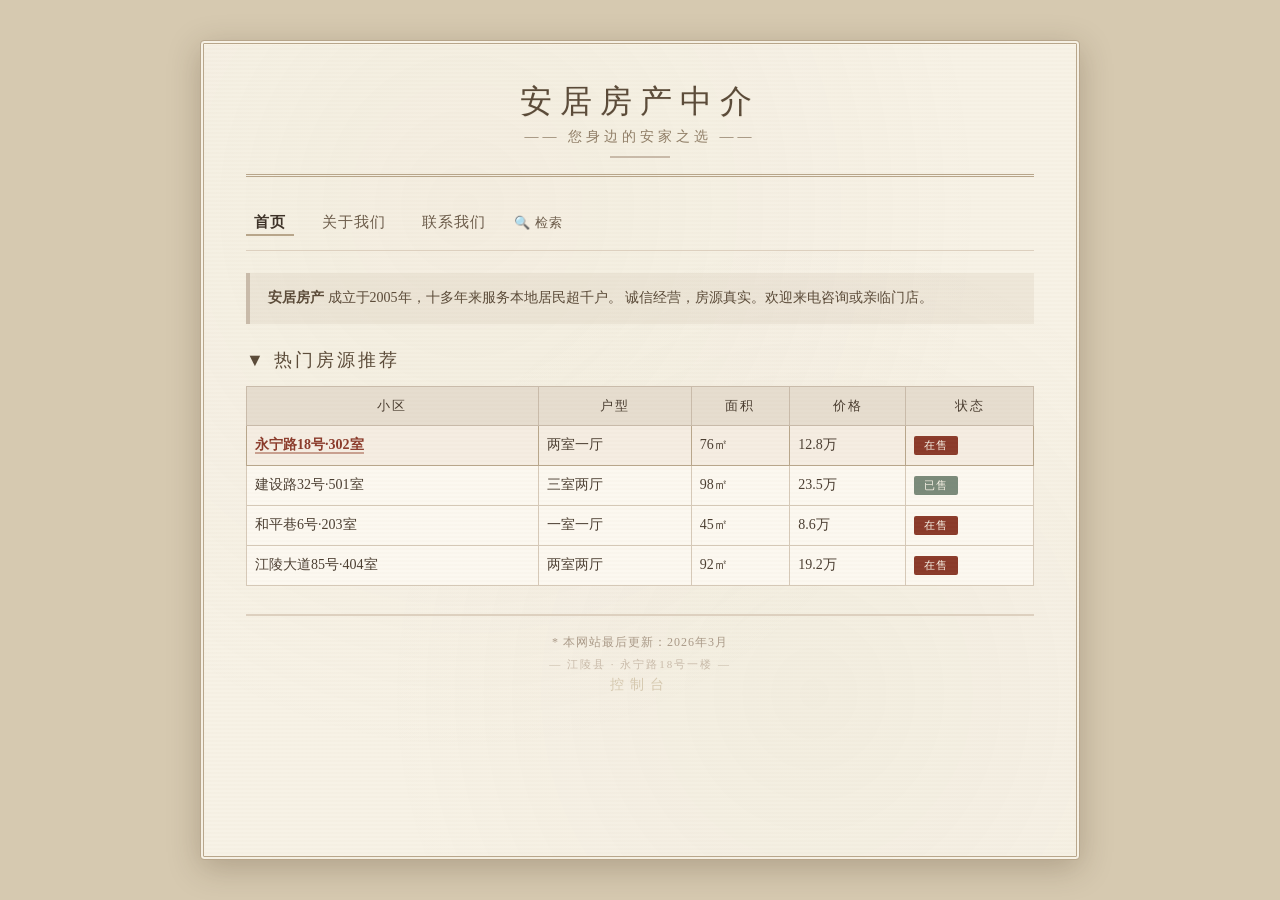
<file: index.html>
<!DOCTYPE html>
<html lang="zh-CN">
<head>
    <meta charset="UTF-8" />
    <meta name="viewport" content="width=device-width, initial-scale=1.0" />
    <title>安居房产中介 · 江陵县</title>
    <link rel="stylesheet" href="style.css" />
    <style>
        /* 搜索栏样式 — 与整体风格统一 */
        .search-bar {
            display: inline-flex;
            align-items: center;
            gap: 4px;
            margin-left: 16px;
        }

        .search-bar input {
            padding: 4px 10px;
            font-size: 13px;
            font-family: "SimSun", "宋体", serif;
            border: 2px solid #c9bbaa;
            background: #fcf8f0;
            color: #3d3228;
            outline: none;
            border-radius: 2px;
            width: 130px;
            transition: border-color 0.2s, width 0.3s;
            height: 28px;
            box-shadow: inset 0 1px 3px rgba(0,0,0,0.04);
        }

        .search-bar input:focus {
            border-color: #8a7a6a;
            width: 170px;
        }

        .search-bar input::placeholder {
            color: #c9bbaa;
            font-size: 12px;
            letter-spacing: 1px;
        }

        .search-bar button {
            padding: 4px 10px;
            font-size: 14px;
            font-family: "SimSun", "宋体", serif;
            background: #b8a68b;
            color: #f7f2e6;
            border: 2px solid #b8a68b;
            border-radius: 2px;
            cursor: pointer;
            transition: background 0.2s, border-color 0.2s;
            height: 28px;
            line-height: 1;
            letter-spacing: 1px;
        }

        .search-bar button:hover {
            background: #8f7d66;
            border-color: #8f7d66;
        }

        /* 搜索面板 */
        .search-results {
            display: none;
            position: fixed;
            top: 80px;
            right: 20px;
            max-width: 420px;
            width: 100%;
            background: #f7f2e6;
            border: 3px double #b8a68b;
            border-radius: 4px;
            padding: 18px 22px;
            box-shadow: 0 8px 32px rgba(0, 0, 0, 0.3);
            z-index: 2000;
            max-height: 60vh;
            overflow-y: auto;
            font-family: "SimSun", "宋体", serif;
        }

        .search-results.show {
            display: block;
            animation: fadeIn 0.25s ease;
        }

        .search-results .result-title {
            font-size: 14px;
            font-weight: bold;
            color: #3d3228;
            border-bottom: 2px solid #ddd0bf;
            padding-bottom: 8px;
            margin-bottom: 10px;
            letter-spacing: 2px;
        }

        .search-results .result-item {
            font-size: 13px;
            color: #4a3d30;
            padding: 6px 0;
            border-bottom: 1px solid #e6ddcf;
            line-height: 1.9;
        }

        .search-results .result-item:last-child {
            border-bottom: none;
        }

        .search-results .result-item .highlight {
            color: #8a3a2a;
            font-weight: bold;
        }

        .search-results .result-item a {
            color: #8a3a2a;
            text-decoration: none;
            border-bottom: 1px dashed #c9a090;
            font-weight: bold;
        }

        .search-results .result-item a:hover {
            color: #5a2018;
            border-bottom-color: #5a2018;
        }

        .search-results .no-result {
            font-size: 13px;
            color: #8f7d66;
            text-align: center;
            padding: 16px 0;
            line-height: 2;
        }

        .search-results .close-search {
            position: absolute;
            top: 6px;
            right: 12px;
            font-size: 18px;
            color: #8f7d66;
            cursor: pointer;
            background: none;
            border: none;
            font-family: "SimSun", "宋体", serif;
            transition: color 0.2s;
            padding: 4px 8px;
        }

        .search-results .close-search:hover {
            color: #4a3d30;
        }

        @keyframes fadeIn {
            0% { opacity: 0; transform: translateY(-8px); }
            100% { opacity: 1; transform: translateY(0); }
        }

        @media (max-width: 640px) {
            .search-bar {
                margin-left: 0;
                width: 100%;
                margin-top: 6px;
            }
            .search-bar input {
                width: 100%;
                flex: 1;
            }
            .search-bar input:focus {
                width: 100%;
            }
            .search-results {
                top: 70px;
                right: 10px;
                left: 10px;
                max-width: none;
                width: auto;
            }
            .nav {
                flex-wrap: wrap;
            }
        }
    </style>
</head>
<body>
    <div class="site-wrapper">
        <!-- 页眉 -->
        <div class="header">
            <h1>安居房产中介</h1>
            <div class="sub">—— 您身边的安家之选 ——</div>
            <span class="divider"></span>
        </div>

        <!-- 导航 + 搜索栏 -->
        <div class="nav">
            <div style="display:flex; flex-wrap:wrap; align-items:center; gap:8px 16px; width:100%;">
                <div style="display:flex; gap:20px; flex-wrap:wrap;">
                    <a class="active">首页</a>
                    <a onclick="openModal('about')">关于我们</a>
                    <a onclick="openModal('contact')">联系我们</a>
                </div>
                <a href="search.html" style="color:#6a5a48; text-decoration:none; font-size:13px; border-bottom:2px solid transparent; transition:border-color 0.2s; padding:2px 4px; letter-spacing:1px;">
                    🔍 检索
                </a>
            </div>
        </div>

        <!-- 欢迎语 -->
        <div class="welcome">
            <strong>安居房产</strong> 成立于2005年，十多年来服务本地居民超千户。
            诚信经营，房源真实。欢迎来电咨询或亲临门店。
        </div>

        <!-- 房源列表 -->
        <div class="section-title">▼ 热门房源推荐</div>
        <table class="property-table">
            <thead>
                <tr><th>小区</th><th>户型</th><th>面积</th><th>价格</th><th>状态</th></tr>
            </thead>
            <tbody>
                <tr class="highlight-row">
                    <td><a class="prop-link" onclick="openModal('property')">永宁路18号·302室</a></td>
                    <td>两室一厅</td><td>76㎡</td><td>12.8万</td>
                    <td><span class="status-badge">在售</span></td>
                </tr>
                <tr>
                    <td>建设路32号·501室</td>
                    <td>三室两厅</td><td>98㎡</td><td>23.5万</td>
                    <td><span class="status-badge status-sold">已售</span></td>
                </tr>
                <tr>
                    <td>和平巷6号·203室</td>
                    <td>一室一厅</td><td>45㎡</td><td>8.6万</td>
                    <td><span class="status-badge">在售</span></td>
                </tr>
                <tr>
                    <td>江陵大道85号·404室</td>
                    <td>两室两厅</td><td>92㎡</td><td>19.2万</td>
                    <td><span class="status-badge">在售</span></td>
                </tr>
            </tbody>
        </table>

        <!-- 底部 -->
        <div class="footer">
            <span class="update">* 本网站最后更新：2026年3月</span>
            <span class="whisper">— 江陵县 · 永宁路18号一楼 —</span>
            <span class="chat-trigger" onclick="openChat()" style="color:#d6c9b0; font-size:14px; letter-spacing:6px; cursor:pointer; user-select:none; display:block; margin-top:4px;">控制台</span>
        </div>

        <!-- ===== 模态框1：房源详情 ===== -->
        <div class="modal-overlay" id="modal-property">
            <div class="modal-box">
                <button class="close-btn" onclick="closeModal('property')">✕</button>
                <h2>永宁路18号 · 302室</h2>
                <div class="photo-placeholder">
                    <img src="images/room.jpg" alt="302室客厅" style="width:100%; height:100%; object-fit:cover;" />
                </div>
                <div class="photo-caption">[ 室内实拍 · 摄于2026年3月 ]</div>
                <div class="detail-meta">
                    <strong>位置：</strong>江陵县永宁路18号，3楼（共6层）<br />
                    <strong>户型：</strong>两室一厅一卫，南北通透<br />
                    <strong>面积：</strong>76㎡（套内62㎡）<br />
                    <strong>年代：</strong>1998年建<br />
                    <strong>价格：</strong>12.8万（可小刀）
                </div>
                <p style="font-size:14px; color:#4a3d30; line-height:1.9;">
                    老城核心地段，步行5分钟到菜市场、10分钟到县医院。(4T)
                    适合养老或刚需上车。房子已腾空，简单装修，拎包入住。
                </p>
                <div class="detail-footer">看房请联系中介 · 钥匙在店内</div>
            </div>
        </div>

        <!-- ===== 模态框2：关于我们 ===== -->
        <div class="modal-overlay" id="modal-about">
            <div class="modal-box">
                <button class="close-btn" onclick="closeModal('about')">✕</button>
                <h2>我们的团队</h2>
                <p style="font-size:14px; color:#5a4a38; margin-bottom:10px;">
                    安居房产中介成立至今，感谢每一位员工的付出。
                </p>
                <div class="team-photo">
                    <img src="images/team.jpg" alt="员工合影" style="width:100%; height:100%; object-fit:cover;" />
                </div>
                <div class="team-caption">
                    左起：张伟（店长）、李婷、王芳、陈磊、苏晚（实习生）
                    <span class="hint">｜ 摄于2021年7月</span>
                </div>
                <p style="font-size:13px; color:#8f7d66; margin-top:12px; line-height:1.8; text-align:center; border-top:1px solid #ddd0bf; padding-top:14px;">
                    — 用心服务，真诚待客 —
                </p>
            </div>
        </div>

        <!-- ===== 模态框3：联系我们 + 密码 ===== -->
        <div class="modal-overlay" id="modal-contact">
            <div class="modal-box">
                <button class="close-btn" onclick="closeModal('contact')">✕</button>
                <h2>联系我们</h2>
                <div class="contact-info">
                    <strong>地址：</strong>江陵县永宁路18号一楼（安居房产中介）<br />
                    <strong>电话：</strong><span class="phone">0717-555-3847</span><br />
                    <strong>营业：</strong>工作日 9:00 – 17:00
                </div>
                <div class="password-section">
                    <label>🔑 在线看房预约 · 请输入看房密码</label>
                    <div class="password-input-group">
                        <input type="text" id="pwdInput" placeholder="请输入密码…" autocomplete="off" />
                        <button onclick="checkPassword()">确认</button>
                    </div>
                    <div class="password-result" id="pwdResult"></div>
                </div>
            </div>
        </div>

        <!-- ===== 搜索面板 ===== -->
        <div class="search-results" id="searchResults">
            <button class="close-search" onclick="closeSearch()">✕</button>
            <div class="result-title">🔍 搜索结果</div>
            <div id="searchContent"></div>
        </div>

    </div>
    <script src="script.js"></script>
    <script>
    // 检测 URL 参数，自动打开模态框
    (function() {
        const params = new URLSearchParams(window.location.search);
        const modal = params.get('modal');
        if (modal === 'about') {
            setTimeout(function() {
                openModal('about');
            }, 300);
        }
    })();
</script>
</body>
</html>
</file>
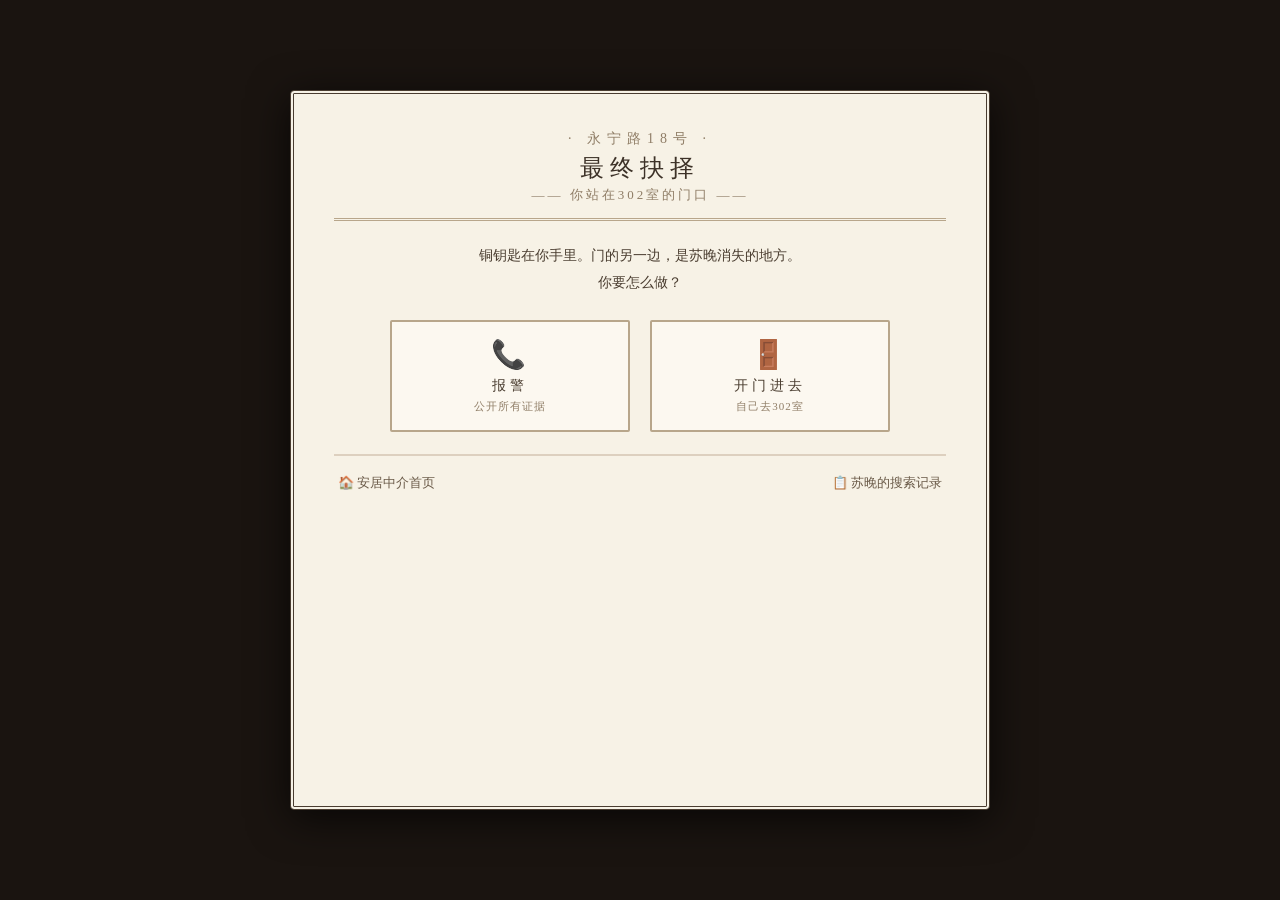
<file: 302.html>
<!DOCTYPE html>
<html lang="zh-CN">
<head>
    <meta charset="UTF-8" />
    <meta name="viewport" content="width=device-width, initial-scale=1.0" />
    <title>302 · 最终抉择</title>
    <link rel="stylesheet" href="style.css" />
    <style>
        /* ===== 结局页面专属样式 ===== */
        * {
            margin: 0;
            padding: 0;
            box-sizing: border-box;
        }

        body {
            background: #1a1410;
            font-family: "SimSun", "宋体", serif;
            display: flex;
            justify-content: center;
            align-items: center;
            min-height: 100vh;
            padding: 24px;
        }

        .ending-wrapper {
            max-width: 700px;
            width: 100%;
            background: #f7f2e6;
            border: 4px double #4a3d30;
            border-radius: 4px;
            padding: 36px 40px 28px;
            box-shadow: 0 8px 40px rgba(0, 0, 0, 0.7);
            position: relative;
            min-height: 80vh;
        }

        .ending-header {
            border-bottom: 3px double #b8a68b;
            padding-bottom: 14px;
            margin-bottom: 22px;
            text-align: center;
        }

        .ending-header .room-number {
            font-size: 14px;
            color: #8f7d66;
            letter-spacing: 6px;
        }

        .ending-header h1 {
            font-size: 24px;
            font-weight: normal;
            color: #3d3228;
            letter-spacing: 6px;
            margin-top: 4px;
        }

        .ending-header .sub {
            font-size: 13px;
            color: #8f7d66;
            letter-spacing: 3px;
            margin-top: 2px;
        }

        .choice-area {
            display: flex;
            gap: 20px;
            justify-content: center;
            margin: 24px 0 20px;
            flex-wrap: wrap;
        }

        .choice-btn {
            flex: 1;
            min-width: 160px;
            max-width: 240px;
            padding: 16px 20px;
            font-size: 16px;
            font-family: "SimSun", "宋体", serif;
            background: #fcf8f0;
            border: 2px solid #b8a68b;
            border-radius: 2px;
            cursor: pointer;
            transition: all 0.3s ease;
            letter-spacing: 4px;
            color: #4a3d30;
        }

        .choice-btn:hover {
            border-color: #8a3a2a;
            background: rgba(180, 60, 50, 0.04);
            transform: translateY(-2px);
            box-shadow: 0 4px 16px rgba(60, 40, 20, 0.1);
        }

        .choice-btn .icon {
            display: block;
            font-size: 28px;
            margin-bottom: 6px;
        }

        .choice-btn .label {
            display: block;
            font-size: 14px;
        }

        .choice-btn .desc {
            display: block;
            font-size: 11px;
            color: #8f7d66;
            letter-spacing: 1px;
            margin-top: 4px;
        }

        /* 选择后隐藏选择区域 */
        .choice-area.hidden {
            display: none;
        }

        /* 结局展示 */
        .ending-display {
            display: none;
            margin-top: 10px;
            padding: 20px 22px;
            border: 2px solid #ddd0bf;
            border-radius: 2px;
            background: #fcf8f0;
            animation: fadeIn 0.6s ease;
        }

        .ending-display.show {
            display: block;
        }

        @keyframes fadeIn {
            0% { opacity: 0; transform: translateY(12px); }
            100% { opacity: 1; transform: translateY(0); }
        }

        .ending-display .ending-title {
            font-size: 18px;
            font-weight: bold;
            letter-spacing: 4px;
            padding-bottom: 12px;
            border-bottom: 2px solid #ddd0bf;
            margin-bottom: 14px;
        }

        .ending-display .ending-title .badge {
            font-size: 12px;
            font-weight: normal;
            padding: 2px 12px;
            border-radius: 2px;
            margin-left: 10px;
            letter-spacing: 2px;
        }

        .ending-display .ending-title .badge.truth {
            background: #3a6a3a;
            color: #f7f2e6;
        }

        .ending-display .ending-title .badge.cycle {
            background: #6a3a2a;
            color: #f7f2e6;
        }

        .ending-display .ending-content {
            font-size: 14px;
            color: #4a3d30;
            line-height: 2.2;
        }

        .ending-display .ending-content p {
            margin-bottom: 10px;
        }

        .ending-display .ending-content .highlight {
            color: #8a3a2a;
            font-weight: bold;
        }

        .ending-display .ending-content .quote-block {
            display: block;
            padding: 10px 16px;
            margin: 8px 0 10px 12px;
            border-left: 3px solid #c9a090;
            background: rgba(200, 185, 165, 0.1);
            color: #5a4a38;
            font-size: 13px;
            line-height: 1.9;
        }

        /* 结局底部 */
        .ending-footer {
            margin-top: 22px;
            padding-top: 16px;
            border-top: 2px solid #ddd0bf;
            display: flex;
            justify-content: space-between;
            flex-wrap: wrap;
            gap: 12px;
        }

        .ending-footer a {
            color: #6a5a48;
            text-decoration: none;
            font-size: 13px;
            border-bottom: 2px solid transparent;
            transition: border-color 0.2s, color 0.2s;
            padding: 2px 4px;
        }

        .ending-footer a:hover {
            border-bottom-color: #b8a68b;
            color: #3d3228;
        }

        /* 响应式 */
        @media (max-width: 640px) {
            .ending-wrapper {
                padding: 20px 16px;
                min-height: auto;
            }
            .ending-header h1 {
                font-size: 20px;
                letter-spacing: 4px;
            }
            .choice-area {
                flex-direction: column;
                align-items: center;
            }
            .choice-btn {
                max-width: 100%;
                width: 100%;
            }
            .ending-display {
                padding: 14px 16px;
            }
            .ending-display .ending-title {
                font-size: 16px;
            }
            .ending-display .ending-content {
                font-size: 13px;
            }
        }
    </style>
</head>
<body>
    <div class="ending-wrapper">
        <!-- 头部 -->
        <div class="ending-header">
            <div class="room-number">· 永宁路18号 ·</div>
            <h1>最终抉择</h1>
            <div class="sub">—— 你站在302室的门口 ——</div>
        </div>

        <!-- 提示 -->
        <p style="font-size:14px; color:#4a3d30; text-align:center; line-height:1.9; margin-bottom:10px;" id="choicePrompt">
            铜钥匙在你手里。门的另一边，是苏晚消失的地方。<br />
            你要怎么做？
        </p>

        <!-- 选择按钮 -->
        <div class="choice-area" id="choiceArea">
            <button class="choice-btn" onclick="showEnding('truth')">
                <span class="icon">📞</span>
                <span class="label">报警</span>
                <span class="desc">公开所有证据</span>
            </button>
            <button class="choice-btn" onclick="showEnding('cycle')">
                <span class="icon">🚪</span>
                <span class="label">开门进去</span>
                <span class="desc">自己去302室</span>
            </button>
        </div>

        <!-- ===== 结局A：真相 ===== -->
        <div class="ending-display" id="endingTruth">
            <div class="ending-title">
                📋 结局：真相
                <span class="badge truth">解开</span>
            </div>
            <div class="ending-content">
                <p>你报了警。</p>
                <p>你把所有证据——日记、论坛帖子、档案馆记录、博客截图——全部提交给了江陵县公安局。</p>
                <p>三天后，警方持搜查令进入永宁路18号302室。他们在墙体夹层中找到了一部手机和苏晚的日记本。</p>
                <p>手机里有最后一条未发送的短信：</p>
                <span class="quote-block">“林夕，如果我出不来——告诉所有人，这栋楼下面埋着一个人。”</span>
                <p>警方随后调取了永宁路18号的原始施工档案。档案显示，<span class="highlight">1998年施工期间确实有一起“工人失踪”事件被记录</span>，但当年被定性为“自行离岗”，未立案。</p>
                <p>陈建国（开发商）在案件重启调查后第三天被警方带走问话。他承认了当年的事故——<span class="highlight">陈永宁掉入地基后，他为了不耽误工期，下令继续施工，没有报警</span>。</p>
                <p>2008年，施工队在维修地下管道时发现了遗骨。陈建国用钱封了口。</p>
                <p>同年，陈永宁的母亲李秀芬在302室写下诅咒后失踪。她的下落至今不明。</p>
                <p style="margin-top:12px; padding-top:12px; border-top:1px solid #e6ddcf; color:#3a6a3a;">
                    ✅ 诅咒被打破——因为秘密被说出了口。
                </p>
                <p style="color:#8f7d66; font-size:13px; margin-top:6px;">
                    ⚠️ 苏晚仍然下落不明。但警方在废墟中发现了一张照片：<br />
                    拆迁现场，挖掘机挖到地基时，镜头里出现了一个人影——<span class="highlight">是苏晚</span>，她站在废墟中，看着镜头微笑。
                </p>
                <p style="color:#8f7d66; font-size:12px; margin-top:8px; text-align:right;">
                    —— 她出来了。或者说，她从来就没进去过。
                </p>
            </div>
        </div>

        <!-- ===== 结局B：循环 ===== -->
        <div class="ending-display" id="endingCycle">
            <div class="ending-title">
                🔄 结局：循环
                <span class="badge cycle">未解</span>
            </div>
            <div class="ending-content">
                <p>你决定自己去302室。</p>
                <p>铜钥匙插进锁孔的那一刻，你听到身后有一个声音：<span style="color:#8a3a2a; font-style:italic;">“你确定吗？”</span></p>
                <p>你回头，走廊里空无一人。</p>
                <p>你拧动了钥匙。</p>
                <p style="padding:8px 14px; background:rgba(180,60,50,0.06); border-left:3px solid #8a3a2a; font-size:14px; color:#5a2a1a; margin:10px 0;">
                    门开了。屋子里有一股旧木头和灰尘的味道。<br />
                    正对着门的墙上，挂着一面落地镜。<br />
                    镜子里——你看到了苏晚。<br />
                    她在对你笑。
                </p>
                <p>你回过头，身后没有人。</p>
                <p>再转回镜子——<span class="highlight">你看到的不再是苏晚。</span></p>
                <p>镜子里站着的是你自己。但你的身后，多了一个人。</p>
                <p>一个穿着红色衣服的女人。</p>
                <p style="margin-top:12px; padding-top:12px; border-top:1px solid #e6ddcf; color:#6a3a2a;">
                    ⚠️ 你成了下一个。
                </p>
                <p style="color:#8f7d66; font-size:13px; margin-top:6px;">
                    第二天，安居房产中介的网站上多了一条新房源：<br />
                    <span style="color:#8a3a2a; letter-spacing:2px;">“永宁路18号·302室·低价急售”</span>
                </p>
                <p style="color:#8f7d66; font-size:12px; margin-top:8px; text-align:right;">
                    —— 欢迎新住户。
                </p>
            </div>
        </div>

        <!-- 底部 -->
        <div class="ending-footer">
            <a href="index.html">🏠 安居中介首页</a>
            <a href="history.html">📋 苏晚的搜索记录</a>
        </div>

    </div>

    <script>
        function showEnding(type) {
            const choiceArea = document.getElementById('choiceArea');
            const prompt = document.getElementById('choicePrompt');
            const truthEl = document.getElementById('endingTruth');
            const cycleEl = document.getElementById('endingCycle');

            // 隐藏选择区域
            choiceArea.classList.add('hidden');
            prompt.style.display = 'none';

            // 隐藏所有结局
            truthEl.classList.remove('show');
            cycleEl.classList.remove('show');

            // 显示对应结局
            if (type === 'truth') {
                truthEl.classList.add('show');
            } else if (type === 'cycle') {
                cycleEl.classList.add('show');
            }

            // 滚动到结局
            setTimeout(() => {
                const display = document.querySelector('.ending-display.show');
                if (display) {
                    display.scrollIntoView({ behavior: 'smooth', block: 'center' });
                }
            }, 200);
        }

        console.log('%c🚪 302室', 'font-size:18px; color:#d6c9b8;');
        console.log('%c💡 门牌号就是钥匙。', 'font-size:13px; color:#8f7d66;');
    </script>
</body>
</html>
</file>
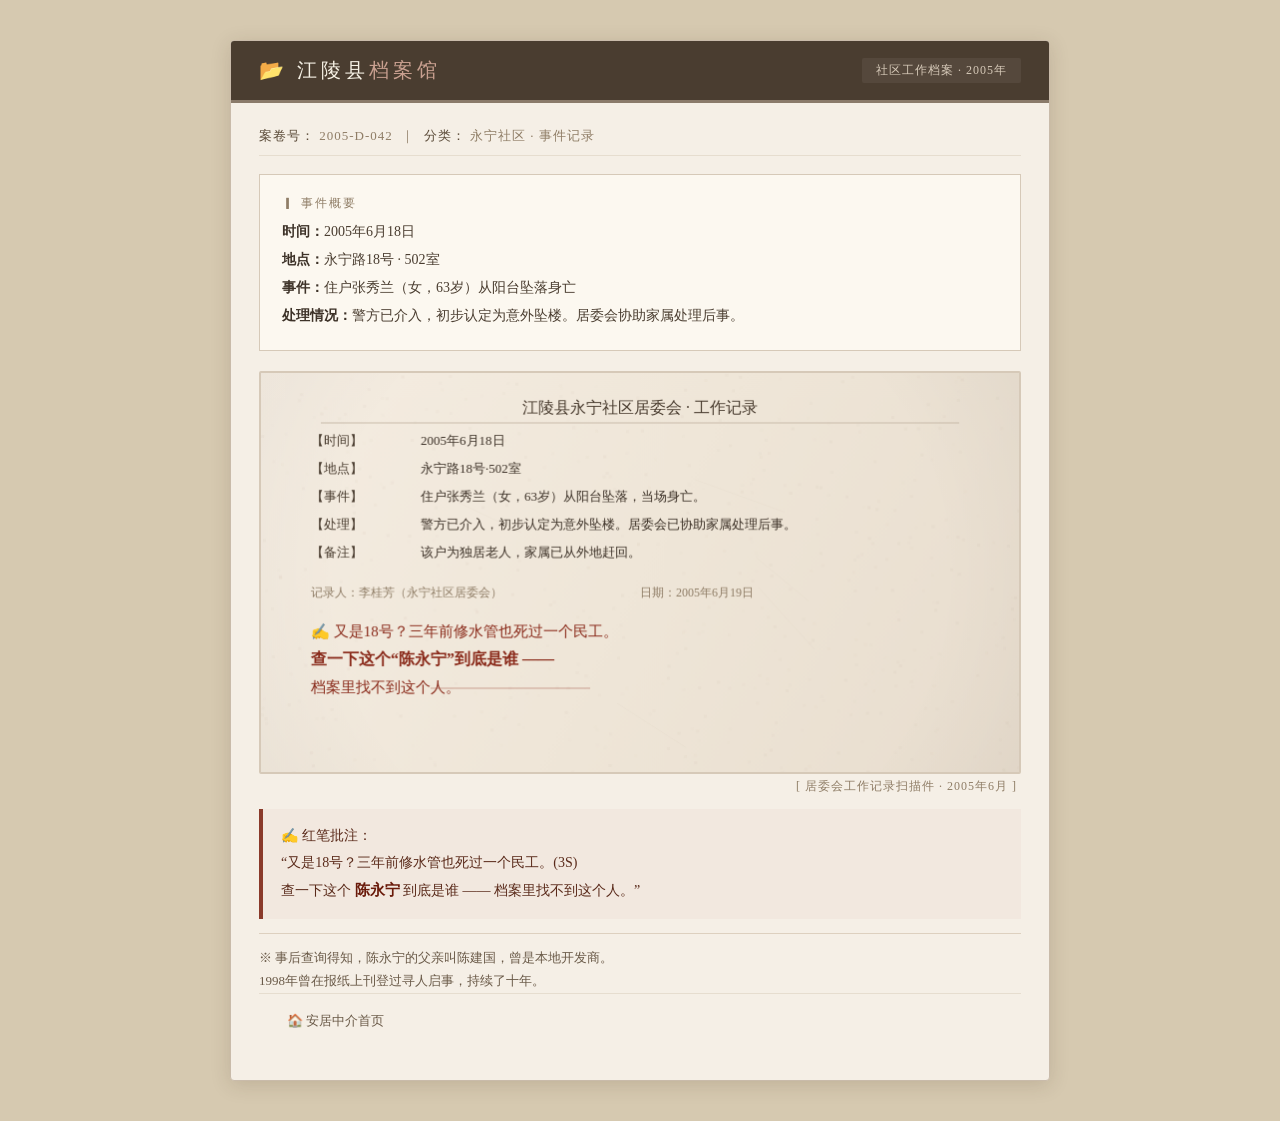
<file: archive.html>
<!DOCTYPE html>
<html lang="zh-CN">
<head>
    <meta charset="UTF-8" />
    <meta name="viewport" content="width=device-width, initial-scale=1.0" />
    <title>江陵县档案馆 · 社区工作档案</title>
    <link rel="stylesheet" href="style.css" />
    <style>
        .archive-wrapper {
            max-width: 820px;
            margin: 0 auto;
            background: #f5efe6;
            border: 1px solid #c9bbaa;
            border-radius: 4px;
            box-shadow: 0 4px 20px rgba(60, 40, 20, 0.15);
            font-family: "SimSun", "宋体", serif;
            overflow: hidden;
        }
        .archive-header {
            background: #4a3d30;
            padding: 16px 28px;
            border-bottom: 3px solid #8a7a6a;
            display: flex;
            justify-content: space-between;
            align-items: center;
            flex-wrap: wrap;
            gap: 10px;
        }
        .archive-header .title {
            color: #f7f2e6;
            font-size: 20px;
            font-weight: normal;
            letter-spacing: 4px;
        }
        .archive-header .title span { color: #c9a090; }
        .archive-header .badge {
            color: #d6c9b8;
            font-size: 12px;
            letter-spacing: 1px;
            background: rgba(255,255,255,0.06);
            padding: 4px 14px;
            border-radius: 2px;
        }
        .archive-body {
            padding: 24px 28px 30px;
        }
        .archive-ref {
            font-size: 13px;
            color: #8f7d66;
            letter-spacing: 1px;
            padding-bottom: 10px;
            border-bottom: 1px solid #e6ddcf;
            margin-bottom: 18px;
        }
        .archive-ref strong {
            color: #5a4a38;
            font-weight: normal;
        }
        .archive-card {
            background: #fcf8f0;
            border: 1px solid #d6c9b8;
            padding: 20px 22px;
            margin-bottom: 20px;
        }
        .archive-card .card-label {
            font-size: 12px;
            color: #8f7d66;
            letter-spacing: 2px;
            margin-bottom: 6px;
        }
        .archive-card .card-content {
            font-size: 14px;
            color: #4a3d30;
            line-height: 2;
        }
        .archive-card .card-content strong { color: #3d3228; }
        .scan-area {
            margin: 16px 0 10px;
            border: 2px solid #d6c9b8;
            border-radius: 2px;
            overflow: hidden;
            background: #fcf8f0;
            position: relative;
        }
        .scan-area canvas {
            width: 100%;
            height: auto;
            display: block;
        }
        .scan-caption {
            font-size: 12px;
            color: #8f7d66;
            text-align: right;
            margin-top: -6px;
            margin-bottom: 14px;
            letter-spacing: 1px;
            padding-right: 4px;
        }
        .red-annotation {
            background: rgba(180, 60, 50, 0.04);
            border-left: 4px solid #8a3a2a;
            padding: 14px 18px;
            margin: 14px 0 6px;
            font-size: 14px;
            color: #5a2a1a;
            line-height: 1.9;
            font-family: "KaiTi", "楷体", "SimSun", serif;
        }
        .red-annotation .red-text {
            color: #8a3a2a;
            font-weight: bold;
        }
        .red-annotation .highlight-name {
            color: #6a1a0a;
            font-weight: bold;
            font-size: 15px;
        }
        /* 指向news的暗示 */
        .archive-hint {
            color: #6a5a48;
            font-size: 13px;
            margin-top: 14px;
            padding-top: 12px;
            border-top: 1px solid #ddd0bf;
            line-height: 1.8;
        }
        .archive-footer {
            padding: 16px 24px;
            border-top: 1px solid #e6ddcf;
            display: flex;
            justify-content: space-between;
            flex-wrap: wrap;
            gap: 12px;
            background: #f5efe6;
        }
        .archive-footer a {
            color: #6a5a48;
            text-decoration: none;
            font-size: 13px;
            border-bottom: 2px solid transparent;
            transition: border-color 0.2s, color 0.2s;
            padding: 2px 4px;
        }
        .archive-footer a:hover {
            border-bottom-color: #b8a68b;
            color: #3d3228;
        }
        @media (max-width: 640px) {
            .archive-wrapper { margin: 8px; border-radius: 2px; }
            .archive-header { padding: 14px 16px; flex-direction: column; align-items: flex-start; }
            .archive-header .title { font-size: 17px; letter-spacing: 2px; }
            .archive-body { padding: 16px 16px 20px; }
            .archive-card { padding: 14px 16px; }
            .archive-card .card-content { font-size: 13px; }
            .red-annotation { font-size: 13px; padding: 12px 14px; }
            .archive-footer { flex-direction: column; align-items: center; gap: 8px; }
        }
    </style>
</head>
<body>
    <div class="archive-wrapper">
        <div class="archive-header">
            <div class="title">📂 江陵县<span>档案馆</span></div>
            <div class="badge">社区工作档案 · 2005年</div>
        </div>
        <div class="archive-body">
            <div class="archive-ref">
                <strong>案卷号：</strong> 2005-D-042 &nbsp;｜&nbsp; <strong>分类：</strong> 永宁社区 · 事件记录
            </div>
            <div class="archive-card">
                <div class="card-label">▎ 事件概要</div>
                <div class="card-content">
                    <p><strong>时间：</strong>2005年6月18日</p>
                    <p><strong>地点：</strong>永宁路18号 · 502室</p>
                    <p><strong>事件：</strong>住户张秀兰（女，63岁）从阳台坠落身亡</p>
                    <p><strong>处理情况：</strong>警方已介入，初步认定为意外坠楼。居委会协助家属处理后事。</p>
                </div>
            </div>

            <div class="scan-area">
                <canvas id="scanCanvas" width="760" height="400"></canvas>
            </div>
            <div class="scan-caption">[ 居委会工作记录扫描件 · 2005年6月 ]</div>

            <div class="red-annotation">
                ✍️ 红笔批注：<br />
                “又是18号？三年前修水管也死过一个民工。(3S)<br />
                查一下这个 <span class="highlight-name">陈永宁</span> 到底是谁 —— 档案里找不到这个人。”
            </div>

            <!-- ★ 新增暗示：指向 news.html -->
            <div class="archive-hint">
                ※ 事后查询得知，陈永宁的父亲叫陈建国，曾是本地开发商。<br />
                1998年曾在报纸上刊登过寻人启事，持续了十年。
            </div>

            <div class="archive-footer">
                <a href="index.html">🏠 安居中介首页</a>
            </div>
        </div>
    </div>
    <script src="script.js"></script>
    <script>
        (function() {
            const canvas = document.getElementById('scanCanvas');
            if (!canvas) return;
            const ctx = canvas.getContext('2d');
            const w = canvas.width, h = canvas.height;
            const grad = ctx.createLinearGradient(0, 0, w, h);
            grad.addColorStop(0, '#f5ede2');
            grad.addColorStop(0.5, '#efe6d8');
            grad.addColorStop(1, '#e8ddce');
            ctx.fillStyle = grad;
            ctx.fillRect(0, 0, w, h);
            for (let i = 0; i < 600; i++) {
                const x = Math.random() * w, y = Math.random() * h, a = Math.random() * 0.06;
                ctx.fillStyle = `rgba(160, 140, 120, ${a})`;
                ctx.fillRect(x, y, 3, 3);
            }
            ctx.fillStyle = '#4a3d30';
            ctx.font = '16px "SimSun", serif';
            ctx.textAlign = 'center';
            ctx.fillText('江陵县永宁社区居委会 · 工作记录', w / 2, 40);
            ctx.strokeStyle = '#c9bbaa';
            ctx.lineWidth = 1;
            ctx.beginPath();
            ctx.moveTo(60, 50);
            ctx.lineTo(w - 60, 50);
            ctx.stroke();
            ctx.textAlign = 'left';
            ctx.fillStyle = '#4a3d30';
            ctx.font = '13px "SimSun", serif';
            const lines = [
                ['时间', '2005年6月18日'],
                ['地点', '永宁路18号·502室'],
                ['事件', '住户张秀兰（女，63岁）从阳台坠落，当场身亡。'],
                ['处理', '警方已介入，初步认定为意外坠楼。居委会已协助家属处理后事。'],
                ['备注', '该户为独居老人，家属已从外地赶回。']
            ];
            let yPos = 72;
            lines.forEach(([label, value]) => {
                ctx.fillStyle = '#4a3d30';
                ctx.font = '13px "SimSun", serif';
                ctx.fillText('【' + label + '】', 50, yPos);
                ctx.fillStyle = '#3d3228';
                ctx.fillText(value, 160, yPos);
                yPos += 28;
            });
            yPos += 12;
            ctx.fillStyle = '#8f7d66';
            ctx.font = '12px "SimSun", serif';
            ctx.fillText('记录人：李桂芳（永宁社区居委会）', 50, yPos);
            ctx.fillText('日期：2005年6月19日', 380, yPos);
            yPos += 40;
            ctx.fillStyle = '#8a2a1a';
            ctx.font = '15px "KaiTi", "楷体", serif';
            ctx.textAlign = 'left';
            ctx.fillText('✍️ 又是18号？三年前修水管也死过一个民工。', 50, yPos);
            yPos += 28;
            ctx.fillStyle = '#8a2a1a';
            ctx.font = 'bold 16px "KaiTi", "楷体", serif';
            ctx.fillText('查一下这个“陈永宁”到底是谁 ——', 50, yPos);
            yPos += 28;
            ctx.fillStyle = '#8a2a1a';
            ctx.font = '15px "KaiTi", "楷体", serif';
            ctx.fillText('档案里找不到这个人。', 50, yPos);
            ctx.strokeStyle = 'rgba(138, 42, 26, 0.25)';
            ctx.lineWidth = 1.5;
            ctx.beginPath();
            ctx.moveTo(170, yPos - 4);
            ctx.lineTo(330, yPos - 4);
            ctx.stroke();
            for (let i = 0; i < 5; i++) {
                const x = 60 + Math.random() * (w - 120), y = 60 + Math.random() * (h - 120);
                ctx.strokeStyle = `rgba(180, 160, 140, 0.05)`;
                ctx.lineWidth = 1;
                ctx.beginPath();
                ctx.moveTo(x, y);
                ctx.lineTo(x + 40 + Math.random() * 80, y + 20 + Math.random() * 60);
                ctx.stroke();
            }
            const vigGrad = ctx.createRadialGradient(w/2, h/2, w*0.4, w/2, h/2, w*0.8);
            vigGrad.addColorStop(0, 'rgba(0,0,0,0)');
            vigGrad.addColorStop(1, 'rgba(0,0,0,0.08)');
            ctx.fillStyle = vigGrad;
            ctx.fillRect(0, 0, w, h);
        })();
    </script>
</body>
</html>
</file>
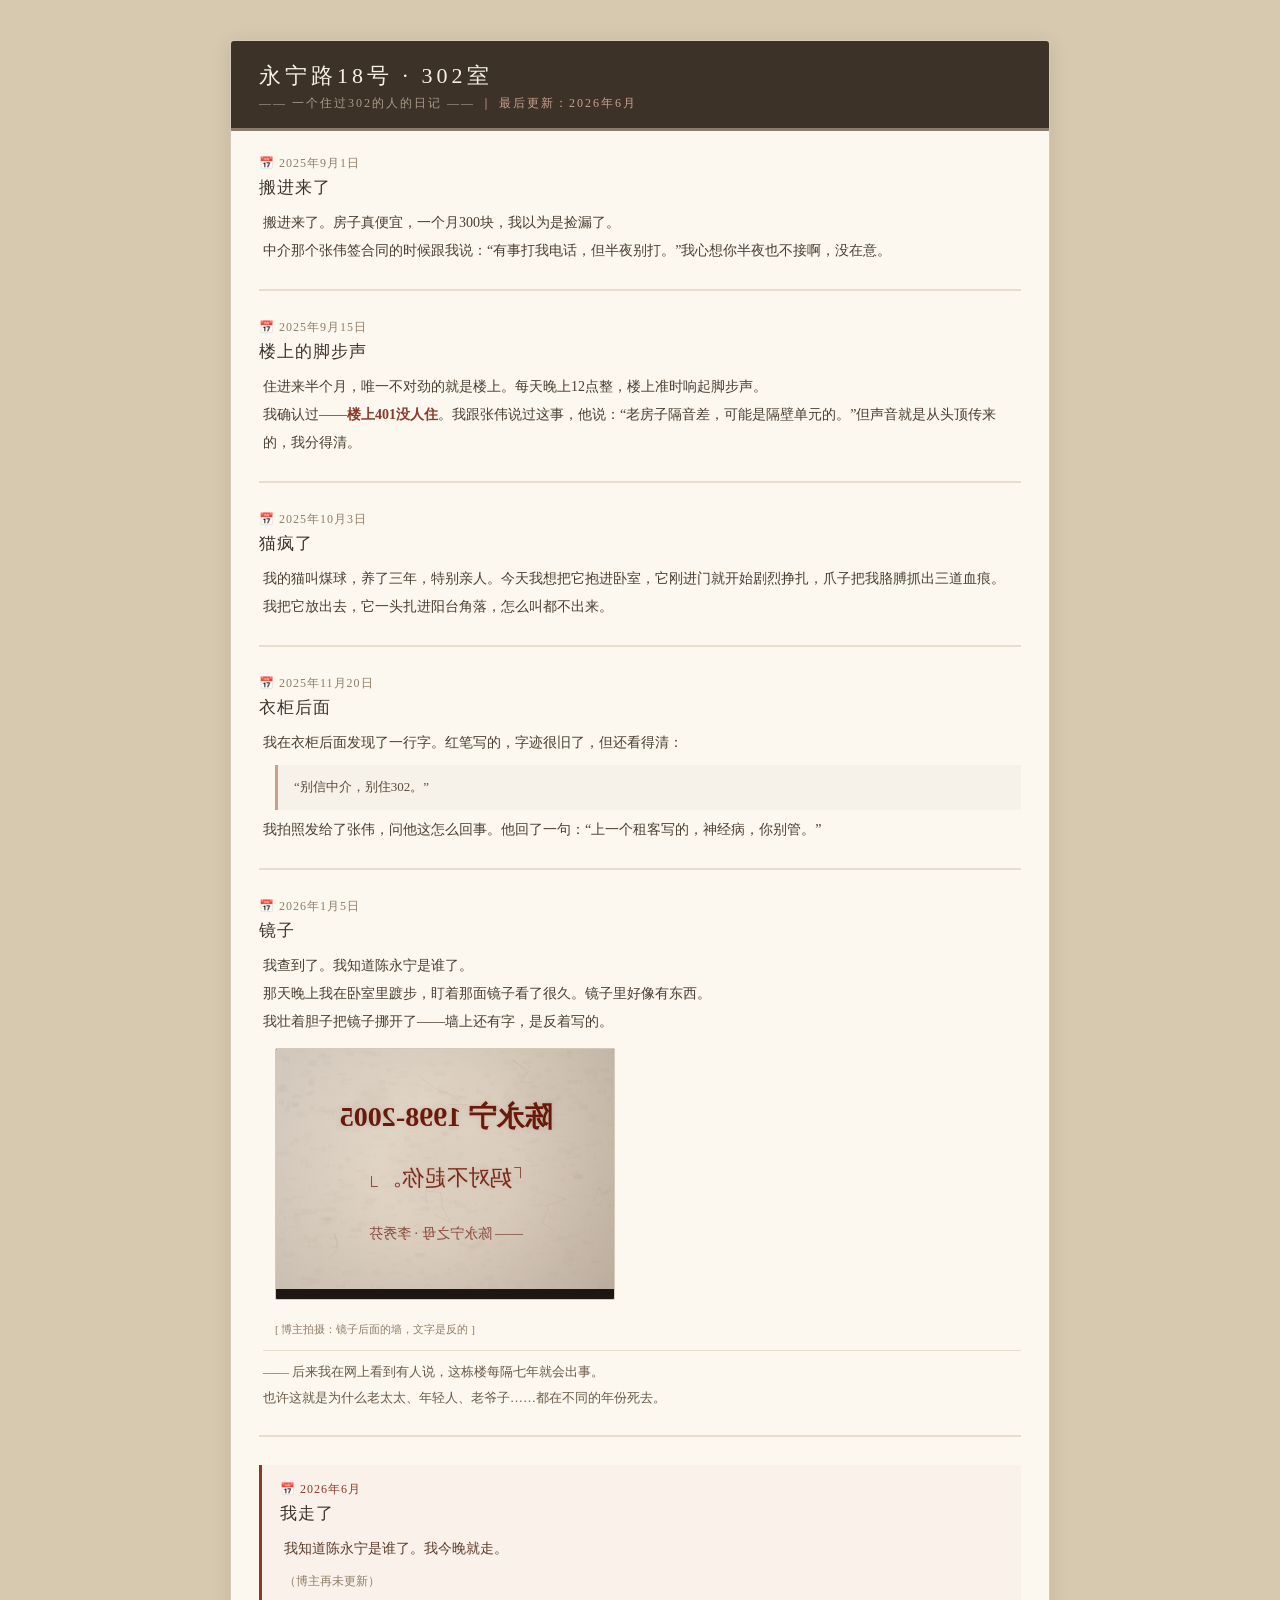
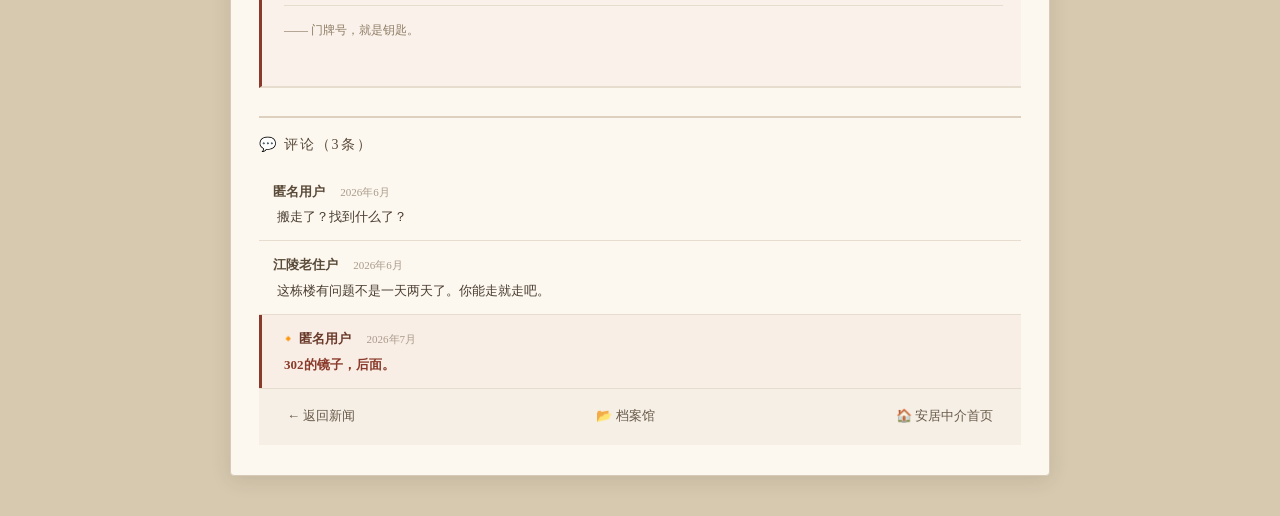
<file: blog.html>
<!DOCTYPE html>
<html lang="zh-CN">
<head>
    <meta charset="UTF-8" />
    <meta name="viewport" content="width=device-width, initial-scale=1.0" />
    <title>302室 · 租客日记</title>
    <link rel="stylesheet" href="style.css" />
    <style>
        .blog-wrapper {
            max-width: 820px;
            margin: 0 auto;
            background: #fcf8f0;
            border: 1px solid #d6c9b8;
            border-radius: 4px;
            box-shadow: 0 4px 20px rgba(60, 40, 20, 0.12);
            font-family: "SimSun", "宋体", serif;
            overflow: hidden;
        }
        .blog-header {
            background: #3d3228;
            padding: 20px 28px 16px;
            border-bottom: 3px solid #8a7a6a;
        }
        .blog-header .blog-title {
            color: #f7f2e6;
            font-size: 22px;
            font-weight: normal;
            letter-spacing: 4px;
        }
        .blog-header .blog-sub {
            color: #aa9a88;
            font-size: 12px;
            letter-spacing: 2px;
            margin-top: 4px;
        }
        .blog-header .blog-sub span { color: #c9a090; }
        .blog-body {
            padding: 24px 28px 30px;
        }
        .blog-post {
            margin-bottom: 28px;
            padding-bottom: 24px;
            border-bottom: 2px solid #e6ddcf;
        }
        .blog-post:last-child {
            border-bottom: none;
            margin-bottom: 0;
        }
        .blog-post .post-date {
            font-size: 12px;
            color: #8f7d66;
            letter-spacing: 1px;
            margin-bottom: 4px;
        }
        .blog-post .post-title {
            font-size: 17px;
            color: #3d3228;
            font-weight: normal;
            letter-spacing: 1px;
            margin-bottom: 10px;
        }
        .blog-post .post-body {
            font-size: 14px;
            color: #4a3d30;
            line-height: 2;
            padding-left: 4px;
        }
        .blog-post .post-body .highlight {
            color: #8a3a2a;
            font-weight: bold;
        }
        .blog-post .post-body .quote-block {
            display: block;
            padding: 10px 16px;
            margin: 8px 0 6px 12px;
            border-left: 3px solid #c9a090;
            background: rgba(200, 185, 165, 0.1);
            color: #5a4a38;
            font-size: 13px;
            line-height: 1.9;
        }
        .blog-post.last-post {
            background: rgba(180, 60, 50, 0.03);
            padding: 16px 18px;
            border-left: 3px solid #8a3a2a;
            border-bottom: 2px solid #e6ddcf;
            margin-bottom: 28px;
        }
        .blog-post.last-post .post-date {
            color: #8a3a2a;
        }
        .blog-post.last-post .post-body {
            color: #5a3a2a;
        }
        .comment-section {
            margin-top: 24px;
            padding-top: 18px;
            border-top: 2px solid #ddd0bf;
        }
        .comment-section .comment-title {
            font-size: 14px;
            color: #5a4a38;
            letter-spacing: 2px;
            font-weight: normal;
            margin-bottom: 14px;
        }
        .comment-list {
            list-style: none;
            padding: 0;
            margin: 0;
        }
        .comment-item {
            padding: 12px 14px;
            border-bottom: 1px solid #e6ddcf;
            font-size: 13px;
            line-height: 1.8;
            color: #4a3d30;
        }
        .comment-item:last-child {
            border-bottom: none;
        }
        .comment-item .comment-author {
            font-weight: bold;
            color: #5a4a38;
        }
        .comment-item .comment-time {
            font-size: 11px;
            color: #aa9a88;
            margin-left: 12px;
        }
        .comment-item .comment-body {
            margin-top: 2px;
            padding-left: 4px;
        }
        .comment-item.key-clue {
            background: rgba(180, 60, 50, 0.05);
            border-left: 3px solid #8a3a2a;
            padding-left: 18px;
        }
        .comment-item.key-clue .comment-author {
            color: #6a3a2a;
        }
        .comment-item.key-clue .comment-body {
            color: #5a3a2a;
        }
        .blog-footer {
            padding: 16px 24px;
            border-top: 1px solid #e6ddcf;
            display: flex;
            justify-content: space-between;
            flex-wrap: wrap;
            gap: 12px;
            background: #f5efe6;
        }
        .blog-footer a {
            color: #6a5a48;
            text-decoration: none;
            font-size: 13px;
            border-bottom: 2px solid transparent;
            transition: border-color 0.2s, color 0.2s;
            padding: 2px 4px;
        }
        .blog-footer a:hover {
            border-bottom-color: #b8a68b;
            color: #3d3228;
        }

        /* ===== 隐形线索 ===== */
        .hidden-clue {
            display: block;
            margin-top: 2px;
            color: transparent;
            -webkit-text-fill-color: transparent;
            font-size: 13px;
            letter-spacing: 2px;
            font-family: "SimSun", "宋体", serif;
            user-select: text;
            -webkit-user-select: text;
            -moz-user-select: text;
            background: transparent;
            cursor: default;
        }

        .hidden-clue::selection {
            color: #8a3a2a;
            -webkit-text-fill-color: #8a3a2a;
            background: rgba(138, 42, 26, 0.15);
        }

        .hidden-clue::-moz-selection {
            color: #8a3a2a;
            background: rgba(138, 42, 26, 0.15);
        }

        @media (max-width: 640px) {
            .blog-wrapper { margin: 8px; border-radius: 2px; }
            .blog-header { padding: 16px 18px 12px; }
            .blog-header .blog-title { font-size: 18px; letter-spacing: 2px; }
            .blog-body { padding: 16px 16px 20px; }
            .blog-post .post-title { font-size: 15px; }
            .blog-post .post-body { font-size: 13px; }
            .blog-footer { flex-direction: column; align-items: center; gap: 8px; }
            .comment-item { font-size: 12px; padding: 10px 10px; }
        }
    </style>
</head>
<body>
    <div class="blog-wrapper">
        <div class="blog-header">
            <div class="blog-title">永宁路18号 · 302室</div>
            <div class="blog-sub">—— 一个住过302的人的日记 —— <span>｜ 最后更新：2026年6月</span></div>
        </div>
        <div class="blog-body">
            <!-- 文章1 -->
            <div class="blog-post">
                <div class="post-date">📅 2025年9月1日</div>
                <div class="post-title">搬进来了</div>
                <div class="post-body">
                    <p>搬进来了。房子真便宜，一个月300块，我以为是捡漏了。</p>
                    <p>中介那个张伟签合同的时候跟我说：“有事打我电话，但半夜别打。”我心想你半夜也不接啊，没在意。</p>
                </div>
            </div>
            <!-- 文章2 -->
            <div class="blog-post">
                <div class="post-date">📅 2025年9月15日</div>
                <div class="post-title">楼上的脚步声</div>
                <div class="post-body">
                    <p>住进来半个月，唯一不对劲的就是楼上。每天晚上12点整，楼上准时响起脚步声。</p>
                    <p>我确认过——<span class="highlight">楼上401没人住</span>。我跟张伟说过这事，他说：“老房子隔音差，可能是隔壁单元的。”但声音就是从头顶传来的，我分得清。</p>
                </div>
            </div>
            <!-- 文章3 -->
            <div class="blog-post">
                <div class="post-date">📅 2025年10月3日</div>
                <div class="post-title">猫疯了</div>
                <div class="post-body">
                    <p>我的猫叫煤球，养了三年，特别亲人。今天我想把它抱进卧室，它刚进门就开始剧烈挣扎，爪子把我胳膊抓出三道血痕。</p>
                    <p>我把它放出去，它一头扎进阳台角落，怎么叫都不出来。</p>
                </div>
            </div>
            <!-- 文章4 -->
            <div class="blog-post">
                <div class="post-date">📅 2025年11月20日</div>
                <div class="post-title">衣柜后面</div>
                <div class="post-body">
                    <p>我在衣柜后面发现了一行字。红笔写的，字迹很旧了，但还看得清：</p>
                    <span class="quote-block">“别信中介，别住302。”</span>
                    <p>我拍照发给了张伟，问他这怎么回事。他回了一句：“上一个租客写的，神经病，你别管。”</p>
                </div>
            </div>
            <!-- 文章5：镜子 -->
            <div class="blog-post">
                <div class="post-date">📅 2026年1月5日</div>
                <div class="post-title">镜子</div>
                <div class="post-body">
                    <p>我查到了。我知道陈永宁是谁了。</p>
                    <p>那天晚上我在卧室里踱步，盯着那面镜子看了很久。镜子里好像有东西。</p>
                    <p>我壮着胆子把镜子挪开了——墙上还有字，是反着写的。</p>
                    <div style="margin: 12px 0 8px 12px; border: 1px solid #d6c9b8; border-radius:2px; overflow:hidden; background:#1e1612; display:inline-block; max-width:340px;">
                        <canvas id="mirrorCanvas" width="340" height="240"></canvas>
                    </div>
                    <div style="font-size:11px; color:#8f7d66; padding-left:12px; margin-bottom:6px;">
                        [ 博主拍摄：镜子后面的墙，文字是反的 ]
                    </div>
                    <p style="color:#6a5a48; font-size:13px; margin-top:10px; padding-top:8px; border-top:1px solid #e6ddcf;">
                        —— 后来我在网上看到有人说，这栋楼每隔七年就会出事。<br />
                        也许这就是为什么老太太、年轻人、老爷子……都在不同的年份死去。
                    </p>
                </div>
            </div>
            <!-- 文章6：最后一篇 -->
            <div class="blog-post last-post">
                <div class="post-date">📅 2026年6月</div>
                <div class="post-title">我走了</div>
                <div class="post-body">
                    <p>我知道陈永宁是谁了。我今晚就走。</p>
                    <p style="color:#8f7d66; font-size:12px; margin-top:6px;">（博主再未更新）</p>
                    <p style="color:#8f7d66; font-size:12px; margin-top:12px; border-top:1px solid #e6ddcf; padding-top:12px;">
                        —— 门牌号，就是钥匙。
                        <span class="hidden-clue">请做出选择——302.html</span>
                    </p>
                </div>
            </div>

            <!-- 评论区 -->
            <div class="comment-section">
                <div class="comment-title">💬 评论（3条）</div>
                <ul class="comment-list">
                    <li class="comment-item">
                        <span class="comment-author">匿名用户</span>
                        <span class="comment-time">2026年6月</span>
                        <div class="comment-body">搬走了？找到什么了？</div>
                    </li>
                    <li class="comment-item">
                        <span class="comment-author">江陵老住户</span>
                        <span class="comment-time">2026年6月</span>
                        <div class="comment-body">这栋楼有问题不是一天两天了。你能走就走吧。</div>
                    </li>
                    <li class="comment-item key-clue">
                        <span class="comment-author">🔸 匿名用户</span>
                        <span class="comment-time">2026年7月</span>
                        <div class="comment-body">
                            <span style="color:#8a3a2a; font-weight:bold;">302的镜子，后面。</span>
                        </div>
                    </li>
                </ul>
            </div>

            <div class="blog-footer">
                <a href="news.html">← 返回新闻</a>
                <a href="archive.html">📂 档案馆</a>
                <a href="index.html">🏠 安居中介首页</a>
            </div>
        </div>
    </div>

    <script src="script.js"></script>
    <script>
        (function() {
            const canvas = document.getElementById('mirrorCanvas');
            if (!canvas) return;
            const ctx = canvas.getContext('2d');
            const w = canvas.width, h = canvas.height;
            const grad = ctx.createLinearGradient(0, 0, w, h);
            grad.addColorStop(0, '#e8ddd0');
            grad.addColorStop(0.5, '#ddd0c0');
            grad.addColorStop(1, '#d0c0b0');
            ctx.fillStyle = grad;
            ctx.fillRect(0, 0, w, h);
            for (let i = 0; i < 800; i++) {
                const x = Math.random() * w, y = Math.random() * h, a = Math.random() * 0.06;
                ctx.fillStyle = `rgba(160, 140, 120, ${a})`;
                ctx.fillRect(x, y, 4 + Math.random() * 8, 2 + Math.random() * 4);
            }
            ctx.strokeStyle = 'rgba(120, 100, 80, 0.08)';
            ctx.lineWidth = 1;
            for (let i = 0; i < 6; i++) {
                ctx.beginPath();
                let x = 20 + Math.random() * (w - 40), y = 20 + Math.random() * (h - 40);
                ctx.moveTo(x, y);
                for (let j = 0; j < 5; j++) {
                    x += (Math.random() - 0.5) * 40;
                    y += (Math.random() - 0.5) * 30;
                    ctx.lineTo(x, y);
                }
                ctx.stroke();
            }
            for (let i = 0; i < 4; i++) {
                const x = 30 + Math.random() * (w - 60), y = 30 + Math.random() * (h - 60), r = 20 + Math.random() * 50;
                const grad2 = ctx.createRadialGradient(x, y, 0, x, y, r);
                grad2.addColorStop(0, `rgba(100, 80, 60, ${0.02 + Math.random() * 0.04})`);
                grad2.addColorStop(1, 'rgba(100, 80, 60, 0)');
                ctx.fillStyle = grad2;
                ctx.beginPath();
                ctx.arc(x, y, r, 0, Math.PI * 2);
                ctx.fill();
            }
            ctx.save();
            ctx.translate(w, 0);
            ctx.scale(-1, 1);
            ctx.textAlign = 'center';
            ctx.textBaseline = 'middle';
            ctx.fillStyle = '#6a1a0a';
            ctx.font = 'bold 28px "KaiTi", "楷体", "STKaiti", serif';
            ctx.shadowColor = 'rgba(100, 20, 10, 0.15)';
            ctx.shadowBlur = 6;
            ctx.fillText('陈永宁 1998-2005', w / 2, 70);
            ctx.fillStyle = '#7a2a1a';
            ctx.font = '22px "KaiTi", "楷体", "STKaiti", serif';
            ctx.shadowColor = 'rgba(100, 20, 10, 0.12)';
            ctx.shadowBlur = 4;
            ctx.fillText('「妈对不起你。」', w / 2, 130);
            ctx.fillStyle = '#8a4a3a';
            ctx.font = '14px "KaiTi", "楷体", "STKaiti", serif';
            ctx.shadowColor = 'rgba(100, 20, 10, 0.06)';
            ctx.shadowBlur = 2;
            ctx.fillText('—— 陈永宁之母 · 李秀芬', w / 2, 185);
            ctx.restore();
            const vigGrad = ctx.createRadialGradient(w/2, h/2, w*0.2, w/2, h/2, w*0.8);
            vigGrad.addColorStop(0, 'rgba(0,0,0,0)');
            vigGrad.addColorStop(1, 'rgba(0,0,0,0.15)');
            ctx.fillStyle = vigGrad;
            ctx.fillRect(0, 0, w, h);
            for (let i = 0; i < 100; i++) {
                const x = Math.random() * w, y = Math.random() * h, a = Math.random() * 0.03;
                ctx.fillStyle = `rgba(0, 0, 0, ${a})`;
                ctx.fillRect(x, y, 2, 2);
            }
        })();
    </script>
</body>
</html>
</file>
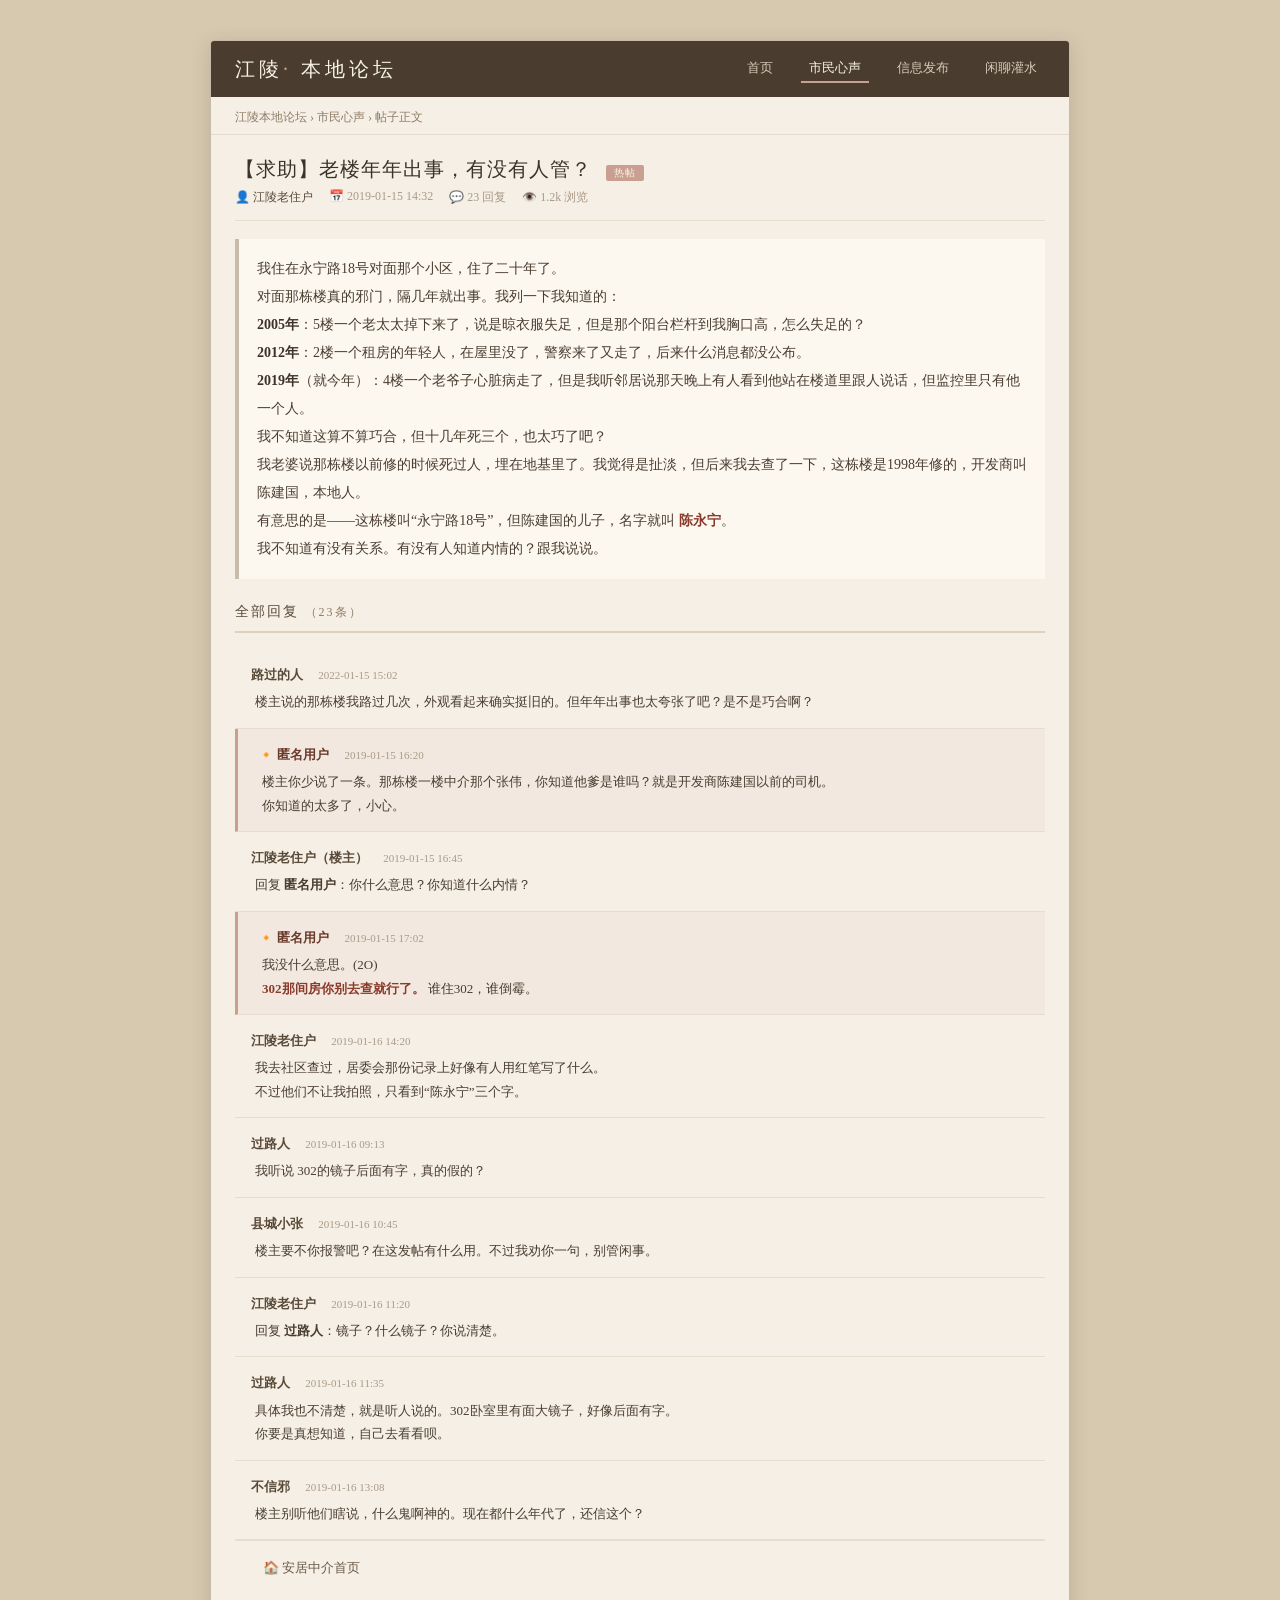
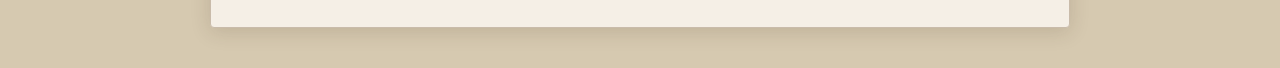
<file: forum.html>
<!DOCTYPE html>
<html lang="zh-CN">
<head>
    <meta charset="UTF-8" />
    <meta name="viewport" content="width=device-width, initial-scale=1.0" />
    <title>江陵本地论坛 · 市民心声</title>
    <link rel="stylesheet" href="style.css" />
    <style>
        .forum-wrapper {
            max-width: 860px;
            margin: 0 auto;
            background: #f5efe6;
            border: 1px solid #c9bbaa;
            border-radius: 4px;
            box-shadow: 0 4px 20px rgba(60, 40, 20, 0.15);
            font-family: "SimSun", "宋体", serif;
            overflow: hidden;
        }
        .forum-header {
            background: #4a3d30;
            padding: 14px 24px;
            display: flex;
            justify-content: space-between;
            align-items: center;
            flex-wrap: wrap;
            gap: 10px;
        }
        .forum-header .logo {
            color: #f7f2e6;
            font-size: 20px;
            letter-spacing: 4px;
            font-weight: normal;
        }
        .forum-header .logo span { color: #c9a090; }
        .forum-header .nav-links {
            display: flex;
            gap: 20px;
            font-size: 13px;
        }
        .forum-header .nav-links a {
            color: #d6c9b8;
            text-decoration: none;
            padding: 4px 8px;
            border-bottom: 2px solid transparent;
            transition: border-color 0.2s, color 0.2s;
        }
        .forum-header .nav-links a:hover {
            border-bottom-color: #c9a090;
            color: #f7f2e6;
        }
        .forum-header .nav-links .active {
            border-bottom-color: #c9a090;
            color: #f7f2e6;
        }
        .forum-breadcrumb {
            padding: 12px 24px 8px;
            font-size: 12px;
            color: #8f7d66;
            border-bottom: 1px solid #e6ddcf;
        }
        .forum-breadcrumb a {
            color: #8f7d66;
            text-decoration: none;
        }
        .forum-breadcrumb a:hover { color: #4a3d30; }
        .post-container {
            padding: 20px 24px 30px;
        }
        .post-title {
            font-size: 20px;
            color: #3d3228;
            font-weight: normal;
            letter-spacing: 1px;
            margin-bottom: 6px;
            line-height: 1.4;
        }
        .post-meta {
            font-size: 12px;
            color: #8f7d66;
            padding-bottom: 14px;
            border-bottom: 1px solid #e6ddcf;
            margin-bottom: 18px;
            display: flex;
            flex-wrap: wrap;
            gap: 16px;
        }
        .post-meta .author { color: #5a4a38; }
        .post-meta .time { color: #aa9a88; }
        .post-content {
            font-size: 14px;
            color: #4a3d30;
            line-height: 2;
            padding: 16px 18px;
            background: #fcf8f0;
            border-left: 4px solid #c9bbaa;
            margin-bottom: 24px;
        }
        .post-content strong { color: #3d3228; }
        .post-content .highlight {
            color: #8a3a2a;
            font-weight: bold;
        }
        .reply-section-title {
            font-size: 14px;
            color: #5a4a38;
            padding-bottom: 10px;
            border-bottom: 2px solid #ddd0bf;
            margin-bottom: 16px;
            font-weight: normal;
            letter-spacing: 2px;
        }
        .reply-section-title span {
            color: #8f7d66;
            font-size: 12px;
        }
        .reply-list {
            list-style: none;
            padding: 0;
            margin: 0;
        }
        .reply-item {
            padding: 14px 16px;
            border-bottom: 1px solid #e6ddcf;
            font-size: 13px;
            line-height: 1.8;
            color: #4a3d30;
            transition: background 0.2s;
        }
        .reply-item:hover {
            background: rgba(200, 185, 165, 0.08);
        }
        .reply-item .reply-author {
            font-weight: bold;
            color: #5a4a38;
            font-size: 13px;
        }
        .reply-item .reply-time {
            font-size: 11px;
            color: #aa9a88;
            margin-left: 12px;
        }
        .reply-item .reply-body {
            margin-top: 4px;
            padding-left: 4px;
        }
        .reply-item .reply-body .highlight {
            color: #8a3a2a;
            font-weight: bold;
        }
        .reply-item.anonymous {
            background: rgba(180, 60, 50, 0.04);
            border-left: 3px solid #c9a090;
            padding-left: 20px;
        }
        .reply-item.anonymous .reply-author {
            color: #6a3a2a;
        }
        .clue-link {
            color: #8a3a2a;
            cursor: pointer;
            border-bottom: 1px dashed #c9a090;
            transition: color 0.2s;
        }
        .clue-link:hover {
            color: #5a2018;
            border-bottom-color: #5a2018;
        }
        .forum-footer {
            padding: 16px 24px;
            border-top: 1px solid #e6ddcf;
            display: flex;
            justify-content: space-between;
            flex-wrap: wrap;
            gap: 12px;
            background: #f5efe6;
        }
        .forum-footer a {
            color: #6a5a48;
            text-decoration: none;
            font-size: 13px;
            border-bottom: 2px solid transparent;
            transition: border-color 0.2s, color 0.2s;
            padding: 2px 4px;
        }
        .forum-footer a:hover {
            border-bottom-color: #b8a68b;
            color: #3d3228;
        }
        .tag-hot {
            display: inline-block;
            background: #c9a090;
            color: #f7f2e6;
            font-size: 10px;
            padding: 1px 8px;
            border-radius: 2px;
            margin-left: 8px;
            letter-spacing: 1px;
        }
        @media (max-width: 640px) {
            .forum-wrapper { margin: 8px; border-radius: 2px; }
            .forum-header { padding: 12px 16px; flex-direction: column; align-items: flex-start; }
            .forum-header .logo { font-size: 17px; }
            .forum-header .nav-links { font-size: 12px; gap: 12px; }
            .post-container { padding: 14px 16px 20px; }
            .post-title { font-size: 17px; }
            .post-content { font-size: 13px; padding: 12px 14px; }
            .reply-item { font-size: 12px; padding: 10px 12px; }
            .forum-footer { flex-direction: column; align-items: center; gap: 8px; }
        }
    </style>
</head>
<body>
    <div class="forum-wrapper">
        <div class="forum-header">
            <div class="logo">江陵<span>·</span> 本地论坛</div>
            <div class="nav-links">
                <a href="#">首页</a>
                <a href="#" class="active">市民心声</a>
                <a href="#">信息发布</a>
                <a href="#">闲聊灌水</a>
            </div>
        </div>
        <div class="forum-breadcrumb">
            <a href="#">江陵本地论坛</a> › <a href="#">市民心声</a> › 帖子正文
        </div>
        <div class="post-container">
            <h1 class="post-title">
                【求助】老楼年年出事，有没有人管？
                <span class="tag-hot">热帖</span>
            </h1>
            <div class="post-meta">
                <span class="author">👤 江陵老住户</span>
                <span class="time">📅 2019-01-15 14:32</span>
                <span class="time">💬 23 回复</span>
                <span class="time">👁️ 1.2k 浏览</span>
            </div>
            <div class="post-content">
                <p>我住在永宁路18号对面那个小区，住了二十年了。</p>
                <p>对面那栋楼真的邪门，隔几年就出事。我列一下我知道的：</p>
                <p><strong>2005年</strong>：5楼一个老太太掉下来了，说是晾衣服失足，但是那个阳台栏杆到我胸口高，怎么失足的？</p>
                <p><strong>2012年</strong>：2楼一个租房的年轻人，在屋里没了，警察来了又走了，后来什么消息都没公布。</p>
                <p><strong>2019年</strong>（就今年）：4楼一个老爷子心脏病走了，但是我听邻居说那天晚上有人看到他站在楼道里跟人说话，但监控里只有他一个人。</p>
                <p>我不知道这算不算巧合，但十几年死三个，也太巧了吧？</p>
                <p>我老婆说那栋楼以前修的时候死过人，埋在地基里了。我觉得是扯淡，但后来我去查了一下，这栋楼是1998年修的，开发商叫陈建国，本地人。</p>
                <p>有意思的是——这栋楼叫“永宁路18号”，但陈建国的儿子，名字就叫 <span class="highlight">陈永宁</span>。</p>
                <p>我不知道有没有关系。有没有人知道内情的？跟我说说。</p>
            </div>

            <div class="reply-section-title">
                全部回复 <span>（23条）</span>
            </div>
            <ul class="reply-list">
                <li class="reply-item">
                    <span class="reply-author">路过的人</span>
                    <span class="reply-time">2022-01-15 15:02</span>
                    <div class="reply-body">
                        楼主说的那栋楼我路过几次，外观看起来确实挺旧的。但年年出事也太夸张了吧？是不是巧合啊？
                    </div>
                </li>
                <li class="reply-item anonymous">
                    <span class="reply-author">🔸 匿名用户</span>
                    <span class="reply-time">2019-01-15 16:20</span>
                    <div class="reply-body">
                        楼主你少说了一条。那栋楼一楼中介那个张伟，你知道他爹是谁吗？就是开发商陈建国以前的司机。<br />
                        你知道的太多了，小心。
                    </div>
                </li>
                <li class="reply-item">
                    <span class="reply-author"><strong>江陵老住户</strong>（楼主）</span>
                    <span class="reply-time">2019-01-15 16:45</span>
                    <div class="reply-body">
                        回复 <strong>匿名用户</strong>：你什么意思？你知道什么内情？
                    </div>
                </li>
                <li class="reply-item anonymous">
                    <span class="reply-author">🔸 匿名用户</span>
                    <span class="reply-time">2019-01-15 17:02</span>
                    <div class="reply-body">
                        我没什么意思。(2O)<br />
                        <span class="highlight">302那间房你别去查就行了。</span> 谁住302，谁倒霉。
                    </div>
                </li>
                <!-- ★ 新增回复：指向档案馆 -->
                <li class="reply-item">
                    <span class="reply-author">江陵老住户</span>
                    <span class="reply-time">2019-01-16 14:20</span>
                    <div class="reply-body">
                        我去社区查过，居委会那份记录上好像有人用红笔写了什么。<br />
                        不过他们不让我拍照，只看到“陈永宁”三个字。
                    </div>
                </li>
                <li class="reply-item">
                    <span class="reply-author">过路人</span>
                    <span class="reply-time">2019-01-16 09:13</span>
                    <div class="reply-body">
                        我听说 302的镜子后面有字，真的假的？
                    </div>
                </li>
                <li class="reply-item">
                    <span class="reply-author">县城小张</span>
                    <span class="reply-time">2019-01-16 10:45</span>
                    <div class="reply-body">
                        楼主要不你报警吧？在这发帖有什么用。不过我劝你一句，别管闲事。
                    </div>
                </li>
                <li class="reply-item">
                    <span class="reply-author">江陵老住户</span>
                    <span class="reply-time">2019-01-16 11:20</span>
                    <div class="reply-body">
                        回复 <strong>过路人</strong>：镜子？什么镜子？你说清楚。
                    </div>
                </li>
                <li class="reply-item">
                    <span class="reply-author">过路人</span>
                    <span class="reply-time">2019-01-16 11:35</span>
                    <div class="reply-body">
                        具体我也不清楚，就是听人说的。302卧室里有面大镜子，好像后面有字。<br />
                        你要是真想知道，自己去看看呗。
                    </div>
                </li>
                <li class="reply-item">
                    <span class="reply-author">不信邪</span>
                    <span class="reply-time">2019-01-16 13:08</span>
                    <div class="reply-body">
                        楼主别听他们瞎说，什么鬼啊神的。现在都什么年代了，还信这个？
                    </div>
                </li>
            </ul>

            <!-- 底部导航 -->
            <div class="forum-footer">
                <a href="index.html">🏠 安居中介首页</a>
            </div>
        </div>
    </div>
    <script src="script.js"></script>
</body>
</html>
</file>
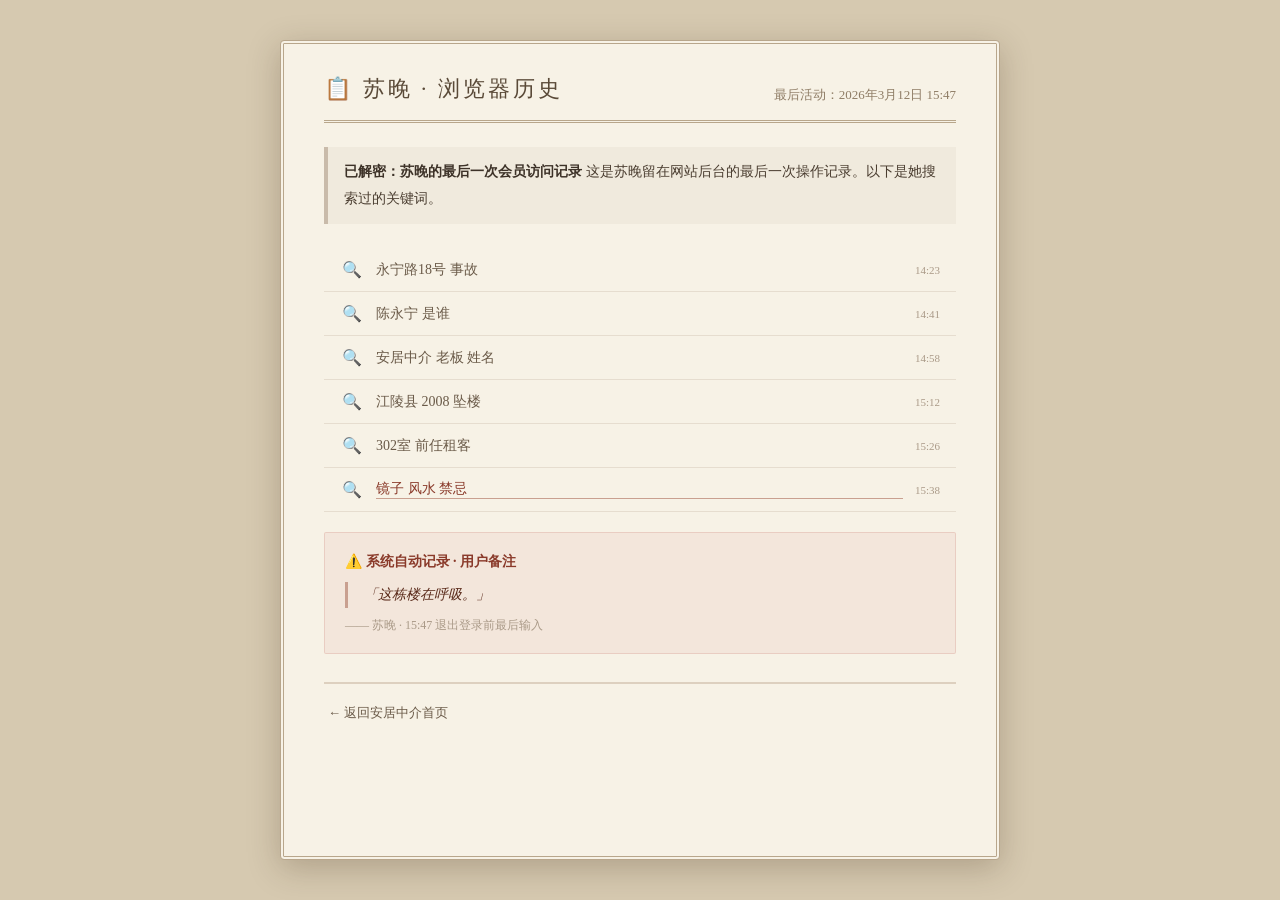
<file: history.html>
<!DOCTYPE html>
<html lang="zh-CN">
<head>
    <meta charset="UTF-8" />
    <meta name="viewport" content="width=device-width, initial-scale=1.0" />
    <title>苏晚 · 浏览器历史</title>
    <link rel="stylesheet" href="style.css" />
    <style>
        .history-wrapper {
            max-width: 720px;
            margin: 0 auto;
            padding: 30px 40px;
            background: #f7f2e6;
            border: 4px double #b8a68b;
            border-radius: 4px;
            box-shadow: 0 8px 32px rgba(60, 40, 20, 0.25);
            min-height: 80vh;
        }
        .history-header {
            border-bottom: 3px double #b8a68b;
            padding-bottom: 16px;
            margin-bottom: 24px;
            display: flex;
            justify-content: space-between;
            align-items: flex-end;
            flex-wrap: wrap;
        }
        .history-header h1 {
            font-size: 22px;
            font-weight: normal;
            color: #5a4a38;
            letter-spacing: 3px;
            font-family: "SimSun", "宋体", serif;
        }
        .history-header .time {
            font-size: 13px;
            color: #8f7d66;
            font-family: "SimSun", "宋体", serif;
        }
        .history-welcome {
            font-size: 14px;
            color: #4a3d30;
            line-height: 1.9;
            padding: 12px 16px;
            background: rgba(200, 185, 165, 0.15);
            border-left: 4px solid #c9bbaa;
            margin-bottom: 24px;
            font-family: "SimSun", "宋体", serif;
        }
        .history-welcome strong {
            color: #3d3228;
        }
        .history-list {
            list-style: none;
            padding: 0;
            margin: 0 0 20px 0;
        }
        .history-list li {
            padding: 12px 16px;
            border-bottom: 1px solid #e6ddcf;
            font-size: 14px;
            color: #4a3d30;
            font-family: "SimSun", "宋体", serif;
            display: flex;
            align-items: center;
            gap: 12px;
            transition: background 0.2s;
        }
        .history-list li:hover {
            background: rgba(200, 185, 165, 0.12);
        }
        .history-list .icon {
            color: #8f7d66;
            font-size: 16px;
            flex-shrink: 0;
            width: 24px;
            text-align: center;
        }
        .history-list .link-text {
            color: #6a5a48;
            text-decoration: none;
            flex: 1;
            cursor: default;
        }
        .history-list a.link-text {
            color: #8a3a2a;
            border-bottom: 1px solid #c9a090;
            cursor: pointer;
        }
        .history-list a.link-text:hover {
            color: #5a2018;
            border-bottom-color: #5a2018;
        }
        .history-list .time-tag {
            font-size: 11px;
            color: #aa9a88;
            flex-shrink: 0;
            font-family: "SimSun", "宋体", serif;
        }
        .user-note {
            margin-top: 20px;
            padding: 16px 20px;
            background: rgba(180, 60, 50, 0.06);
            border: 1px solid rgba(180, 60, 50, 0.15);
            border-radius: 2px;
            font-size: 14px;
            color: #6a3a2a;
            font-family: "SimSun", "宋体", serif;
            line-height: 1.9;
        }
        .user-note strong {
            color: #8a3a2a;
        }
        .user-note .quote {
            font-style: italic;
            color: #5a2a1a;
            display: block;
            margin-top: 6px;
            padding-left: 16px;
            border-left: 3px solid #c9a090;
        }
        .history-footer {
            margin-top: 28px;
            padding-top: 18px;
            border-top: 2px solid #ddd0bf;
            display: flex;
            justify-content: space-between;
            flex-wrap: wrap;
            gap: 12px;
        }
        .history-footer a {
            color: #6a5a48;
            text-decoration: none;
            font-size: 13px;
            font-family: "SimSun", "宋体", serif;
            border-bottom: 2px solid transparent;
            transition: border-color 0.2s, color 0.2s;
            padding: 2px 4px;
        }
        .history-footer a:hover {
            border-bottom-color: #b8a68b;
            color: #3d3228;
        }

        /* ===== 密码弹窗 ===== */
        .password-modal {
            display: none;
            position: fixed;
            top: 0;
            left: 0;
            width: 100%;
            height: 100%;
            background: rgba(30, 22, 16, 0.7);
            backdrop-filter: blur(3px);
            z-index: 3000;
            justify-content: center;
            align-items: center;
            padding: 24px;
        }
        .password-modal.show {
            display: flex;
            animation: fadeIn 0.3s ease;
        }
        @keyframes fadeIn {
            0% { opacity: 0; }
            100% { opacity: 1; }
        }
        .password-modal .modal-box {
            max-width: 400px;
            width: 100%;
            background: #f7f2e6;
            border: 4px double #b8a68b;
            border-radius: 4px;
            padding: 28px 32px;
            box-shadow: 0 20px 60px rgba(0, 0, 0, 0.5);
            font-family: "SimSun", "宋体", serif;
            animation: modalIn 0.3s ease;
        }
        @keyframes modalIn {
            0% { transform: scale(0.95); opacity: 0; }
            100% { transform: scale(1); opacity: 1; }
        }
        .password-modal .modal-box h2 {
            font-size: 18px;
            font-weight: normal;
            color: #5a4a38;
            letter-spacing: 3px;
            border-bottom: 2px solid #ddd0bf;
            padding-bottom: 12px;
            margin-bottom: 16px;
            text-align: center;
        }
        .password-modal .modal-box p {
            font-size: 13px;
            color: #6a5a48;
            line-height: 1.8;
            text-align: center;
            margin-bottom: 16px;
        }
        .password-modal .modal-box .input-group {
            display: flex;
            gap: 8px;
        }
        .password-modal .modal-box .input-group input {
            flex: 1;
            padding: 8px 14px;
            font-size: 14px;
            font-family: "SimSun", "宋体", serif;
            border: 2px solid #c9bbaa;
            background: #fcf8f0;
            color: #3d3228;
            outline: none;
            border-radius: 2px;
            transition: border-color 0.2s;
        }
        .password-modal .modal-box .input-group input:focus {
            border-color: #8a7a6a;
        }
        .password-modal .modal-box .input-group button {
            padding: 8px 20px;
            font-size: 14px;
            font-family: "SimSun", "宋体", serif;
            background: #b8a68b;
            color: #f7f2e6;
            border: 2px solid #b8a68b;
            border-radius: 2px;
            cursor: pointer;
            transition: background 0.2s, border-color 0.2s;
            letter-spacing: 2px;
        }
        .password-modal .modal-box .input-group button:hover {
            background: #8f7d66;
            border-color: #8f7d66;
        }
        .password-modal .modal-box .error-msg {
            color: #8a3a2a;
            font-size: 13px;
            text-align: center;
            margin-top: 10px;
            min-height: 20px;
        }
        .password-modal .modal-box .close-modal-btn {
            display: block;
            margin: 12px auto 0;
            background: none;
            border: none;
            color: #8f7d66;
            font-size: 12px;
            font-family: "SimSun", "宋体", serif;
            cursor: pointer;
            letter-spacing: 2px;
            padding: 4px 12px;
            border-bottom: 1px solid transparent;
            transition: border-color 0.2s, color 0.2s;
        }
        .password-modal .modal-box .close-modal-btn:hover {
            color: #4a3d30;
            border-bottom-color: #b8a68b;
        }

        @media (max-width: 640px) {
            .history-wrapper { padding: 20px 16px; margin: 10px; }
            .history-header h1 { font-size: 18px; }
            .history-list li { flex-wrap: wrap; gap: 4px; }
            .history-list .time-tag { width: 100%; padding-left: 36px; }
            .password-modal .modal-box { padding: 20px 18px; }
            .password-modal .modal-box .input-group { flex-direction: column; }
            .password-modal .modal-box .input-group button { width: 100%; }
        }
    </style>
</head>
<body>
    <div class="history-wrapper">
        <div class="history-header">
            <h1>📋 苏晚 · 浏览器历史</h1>
            <span class="time">最后活动：2026年3月12日 15:47</span>
        </div>
        <div class="history-welcome">
            <strong>已解密：苏晚的最后一次会员访问记录</strong>
            这是苏晚留在网站后台的最后一次操作记录。以下是她搜索过的关键词。
        </div>

        <ul class="history-list">
            <ul class="history-list">
    <li>
        <span class="icon">🔍</span>
        <span class="link-text">永宁路18号 事故</span>
        <span class="time-tag">14:23</span>
    </li>
    <li>
        <span class="icon">🔍</span>
        <span class="link-text">陈永宁 是谁</span>
        <span class="time-tag">14:41</span>
    </li>
    <li>
        <span class="icon">🔍</span>
        <span class="link-text">安居中介 老板 姓名</span>
        <span class="time-tag">14:58</span>
    </li>
    <li>
        <span class="icon">🔍</span>
        <span class="link-text">江陵县 2008 坠楼</span>
        <span class="time-tag">15:12</span>
    </li>
    <li>
        <span class="icon">🔍</span>
        <span class="link-text">302室 前任租客</span>
        <span class="time-tag">15:26</span>
    </li>
    <li>
        <span class="icon">🔍</span>
        <a href="#" class="link-text" onclick="showPasswordModal('blog.html')">镜子 风水 禁忌</a>
        <span class="time-tag">15:38</span>
    </li>
</ul>
        </ul>

        <div class="user-note">
            <strong>⚠️ 系统自动记录 · 用户备注</strong>
            <span class="quote">「这栋楼在呼吸。」</span>
            <span style="display:block; font-size:12px; color:#aa9a88; margin-top:6px;">
                —— 苏晚 · 15:47 退出登录前最后输入
            </span>
        </div>

        <div class="history-footer">
            <a href="index.html">← 返回安居中介首页</a>
        </div>
    </div>

    <!-- ===== 密码弹窗 ===== -->
    <div class="password-modal" id="passwordModal">
        <div class="modal-box">
            <h2>🔒 文章已加密</h2>
            <p>该文章已设置密码，请输入密码以查看。</p>
            <div class="input-group">
                <input type="password" id="pwdModalInput" placeholder="请输入密码…" onkeydown="if(event.key==='Enter') confirmPassword()" />
                <button onclick="confirmPassword()">确认</button>
            </div>
            <div class="error-msg" id="pwdModalError"></div>
            <button class="close-modal-btn" onclick="closePasswordModal()">取消</button>
        </div>
    </div>

    <script>
        let pendingTarget = null;

        function showPasswordModal(target) {
            pendingTarget = target;
            const modal = document.getElementById('passwordModal');
            const input = document.getElementById('pwdModalInput');
            const error = document.getElementById('pwdModalError');
            modal.classList.add('show');
            input.value = '';
            error.textContent = '';
            input.focus();
            document.body.style.overflow = 'hidden';
        }

        function closePasswordModal() {
            const modal = document.getElementById('passwordModal');
            modal.classList.remove('show');
            pendingTarget = null;
            document.body.style.overflow = '';
        }

        function confirmPassword() {
            const input = document.getElementById('pwdModalInput');
            const error = document.getElementById('pwdModalError');
            const val = input.value.trim();

            if (val === 'LOST') {
                error.textContent = '';
                if (pendingTarget) {
                    window.location.href = pendingTarget;
                }
            } else if (val === '') {
                error.textContent = '⚠️ 请输入密码。';
            } else {
                error.textContent = '❌ 密码错误，请重试。';
                input.value = '';
                input.focus();
            }
        }

        document.getElementById('passwordModal').addEventListener('click', function(e) {
            if (e.target === this) closePasswordModal();
        });

        document.addEventListener('keydown', function(e) {
            if (e.key === 'Escape') closePasswordModal();
        });
    </script>
</body>
</html>
</file>
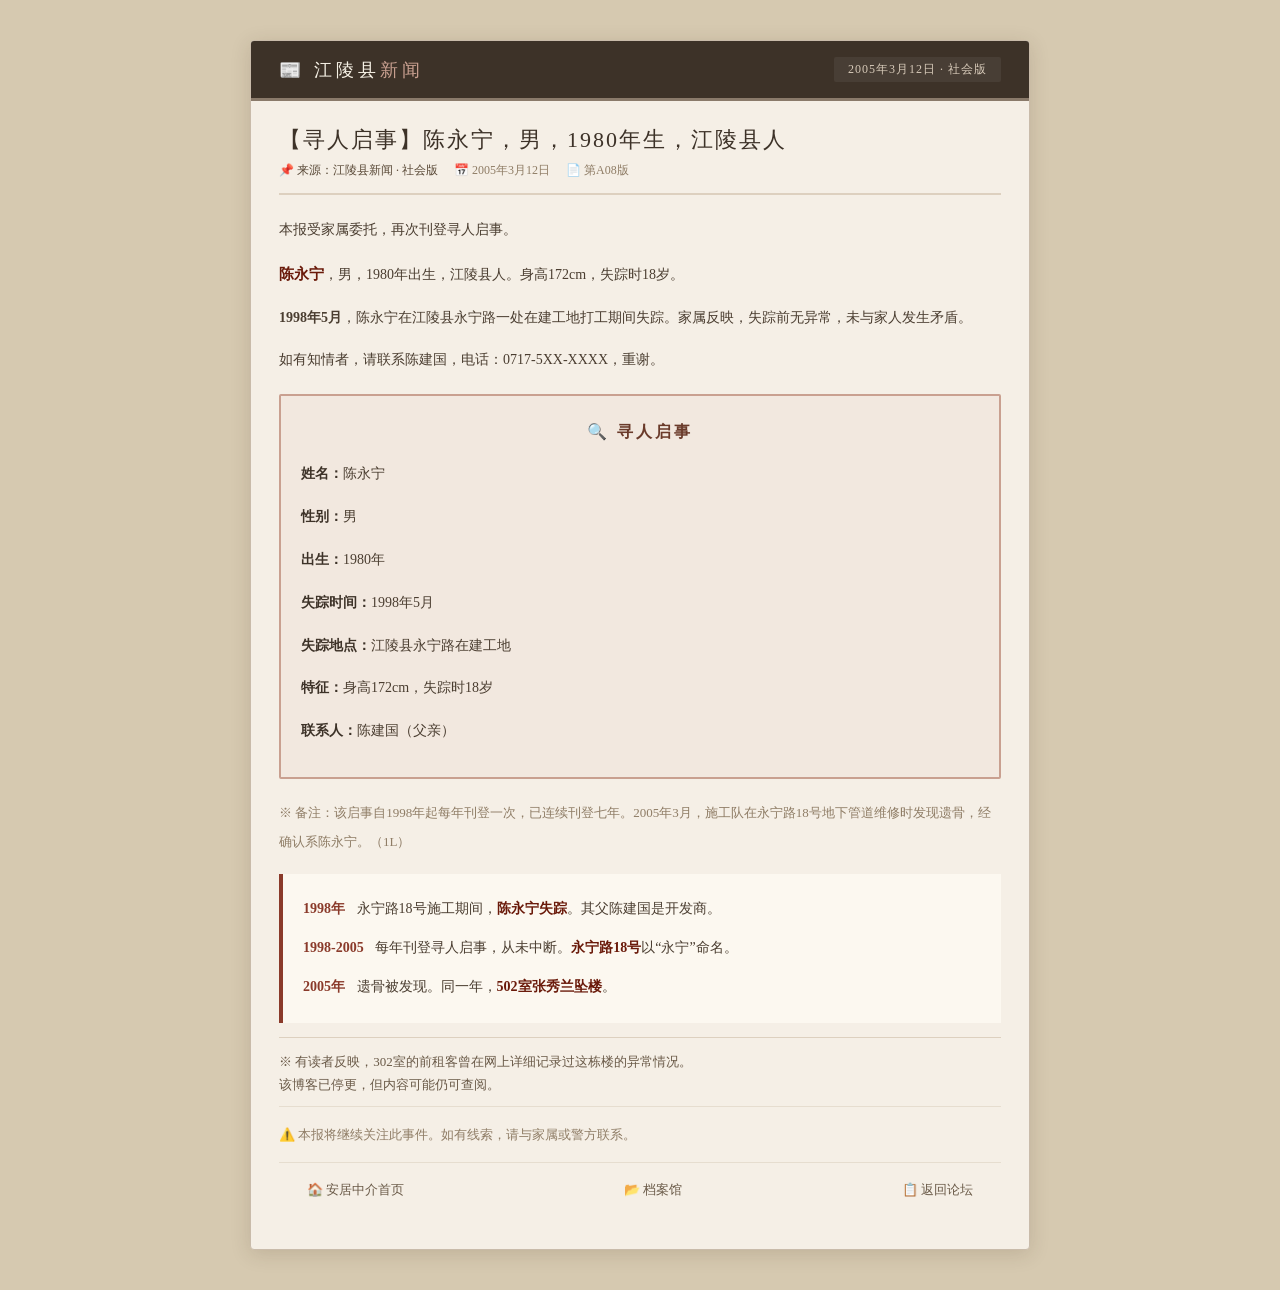
<file: news.html>
<!DOCTYPE html>
<html lang="zh-CN">
<head>
    <meta charset="UTF-8" />
    <meta name="viewport" content="width=device-width, initial-scale=1.0" />
    <title>江陵县新闻 · 陈永宁失踪事件</title>
    <link rel="stylesheet" href="style.css" />
    <style>
        .news-wrapper {
            max-width: 780px;
            margin: 0 auto;
            background: #f5efe6;
            border: 1px solid #c9bbaa;
            border-radius: 4px;
            box-shadow: 0 4px 20px rgba(60, 40, 20, 0.15);
            font-family: "SimSun", "宋体", serif;
            overflow: hidden;
        }
        .news-header {
            background: #3d3228;
            padding: 16px 28px;
            border-bottom: 3px solid #8a7a6a;
            display: flex;
            justify-content: space-between;
            align-items: center;
            flex-wrap: wrap;
            gap: 10px;
        }
        .news-header .title {
            color: #f7f2e6;
            font-size: 18px;
            font-weight: normal;
            letter-spacing: 4px;
        }
        .news-header .title span { color: #c9a090; }
        .news-header .date-badge {
            color: #d6c9b8;
            font-size: 12px;
            background: rgba(255,255,255,0.06);
            padding: 4px 14px;
            border-radius: 2px;
            letter-spacing: 1px;
        }
        .news-body {
            padding: 24px 28px 30px;
        }
        .article-title {
            font-size: 22px;
            color: #3d3228;
            font-weight: normal;
            letter-spacing: 2px;
            line-height: 1.4;
            margin-bottom: 6px;
        }
        .article-meta {
            font-size: 12px;
            color: #8f7d66;
            padding-bottom: 14px;
            border-bottom: 2px solid #ddd0bf;
            margin-bottom: 20px;
            display: flex;
            flex-wrap: wrap;
            gap: 16px;
        }
        .article-meta .source { color: #5a4a38; }
        .article-content {
            font-size: 14px;
            color: #4a3d30;
            line-height: 2.2;
        }
        .article-content p { margin-bottom: 12px; }
        .article-content .highlight {
            color: #8a3a2a;
            font-weight: bold;
        }
        .article-content .highlight-name {
            color: #6a1a0a;
            font-weight: bold;
            font-size: 15px;
        }
        .missing-box {
            background: rgba(180, 60, 50, 0.04);
            border: 2px solid #c9a090;
            padding: 18px 20px;
            margin: 18px 0 20px;
            border-radius: 2px;
        }
        .missing-box .box-title {
            font-size: 16px;
            color: #6a3a2a;
            font-weight: bold;
            letter-spacing: 3px;
            text-align: center;
            margin-bottom: 10px;
        }
        .missing-box .box-content {
            font-size: 14px;
            color: #4a3d30;
            line-height: 2.2;
        }
        .missing-box .box-content strong { color: #3d3228; }
        .timeline {
            margin: 18px 0 14px;
            padding: 16px 20px;
            background: #fcf8f0;
            border-left: 4px solid #8a3a2a;
        }
        .timeline .tl-item {
            font-size: 14px;
            color: #4a3d30;
            line-height: 2.2;
            padding: 4px 0;
        }
        .timeline .tl-item .year {
            color: #8a3a2a;
            font-weight: bold;
            margin-right: 8px;
        }
        .timeline .tl-item .red-text {
            color: #6a1a0a;
            font-weight: bold;
        }
        .news-hint {
            color: #6a5a48;
            font-size: 13px;
            margin-top: 14px;
            padding-top: 12px;
            border-top: 1px solid #ddd0bf;
            line-height: 1.8;
        }
        .news-footer {
            padding: 16px 24px;
            border-top: 1px solid #e6ddcf;
            display: flex;
            justify-content: space-between;
            flex-wrap: wrap;
            gap: 12px;
            background: #f5efe6;
        }
        .news-footer a {
            color: #6a5a48;
            text-decoration: none;
            font-size: 13px;
            border-bottom: 2px solid transparent;
            transition: border-color 0.2s, color 0.2s;
            padding: 2px 4px;
        }
        .news-footer a:hover {
            border-bottom-color: #b8a68b;
            color: #3d3228;
        }
        @media (max-width: 640px) {
            .news-wrapper { margin: 8px; border-radius: 2px; }
            .news-header { padding: 12px 16px; flex-direction: column; align-items: flex-start; }
            .news-header .title { font-size: 16px; letter-spacing: 2px; }
            .news-body { padding: 16px 16px 20px; }
            .article-title { font-size: 18px; }
            .article-content { font-size: 13px; }
            .missing-box { padding: 14px 16px; }
            .missing-box .box-content { font-size: 13px; }
            .timeline { padding: 12px 16px; }
            .timeline .tl-item { font-size: 13px; }
            .news-footer { flex-direction: column; align-items: center; gap: 8px; }
        }
    </style>
</head>
<body>
    <div class="news-wrapper">
        <div class="news-header">
            <div class="title">📰 江陵县<span>新闻</span></div>
            <div class="date-badge">2005年3月12日 · 社会版</div>
        </div>
        <div class="news-body">
            <h1 class="article-title">【寻人启事】陈永宁，男，1980年生，江陵县人</h1>
            <div class="article-meta">
                <span class="source">📌 来源：江陵县新闻 · 社会版</span>
                <span>📅 2005年3月12日</span>
                <span>📄 第A08版</span>
            </div>
            <div class="article-content">
                <p>本报受家属委托，再次刊登寻人启事。</p>
                <p><span class="highlight-name">陈永宁</span>，男，1980年出生，江陵县人。身高172cm，失踪时18岁。</p>
                <p><strong>1998年5月</strong>，陈永宁在江陵县永宁路一处在建工地打工期间失踪。家属反映，失踪前无异常，未与家人发生矛盾。</p>
                <p>如有知情者，请联系陈建国，电话：0717-5XX-XXXX，重谢。</p>
                <div class="missing-box">
                    <div class="box-title">🔍 寻人启事</div>
                    <div class="box-content">
                        <p><strong>姓名：</strong>陈永宁</p>
                        <p><strong>性别：</strong>男</p>
                        <p><strong>出生：</strong>1980年</p>
                        <p><strong>失踪时间：</strong>1998年5月</p>
                        <p><strong>失踪地点：</strong>江陵县永宁路在建工地</p>
                        <p><strong>特征：</strong>身高172cm，失踪时18岁</p>
                        <p><strong>联系人：</strong>陈建国（父亲）</p>
                    </div>
                </div>
                <p style="color:#8f7d66; font-size:13px; margin-top:6px;">
                    ※ 备注：该启事自1998年起每年刊登一次，已连续刊登七年。2005年3月，施工队在永宁路18号地下管道维修时发现遗骨，经确认系陈永宁。（1L）
                </p>
                <div class="timeline">
                    <div class="tl-item">
                        <span class="year">1998年</span>
                        永宁路18号施工期间，<span class="red-text">陈永宁失踪</span>。其父陈建国是开发商。
                    </div>
                    <div class="tl-item">
                        <span class="year">1998-2005</span>
                        每年刊登寻人启事，从未中断。<span class="red-text">永宁路18号</span>以“永宁”命名。
                    </div>
                    <div class="tl-item">
                        <span class="year">2005年</span>
                        遗骨被发现。同一年，<span class="red-text">502室张秀兰坠楼</span>。
                    </div>
                </div>
                <div class="news-hint">
                    ※ 有读者反映，302室的前租客曾在网上详细记录过这栋楼的异常情况。<br />
                    该博客已停更，但内容可能仍可查阅。
                </div>
                <p style="color:#8f7d66; font-size:13px; margin-top:10px; border-top:1px solid #e6ddcf; padding-top:14px;">
                    ⚠️ 本报将继续关注此事件。如有线索，请与家属或警方联系。
                </p>
            </div>
            <div class="news-footer">
                <a href="index.html">🏠 安居中介首页</a>
                <a href="archive.html">📂 档案馆</a>
                <a href="forum.html">📋 返回论坛</a>
            </div>
        </div>
    </div>
    <script src="script.js"></script>
</body>
</html>
</file>
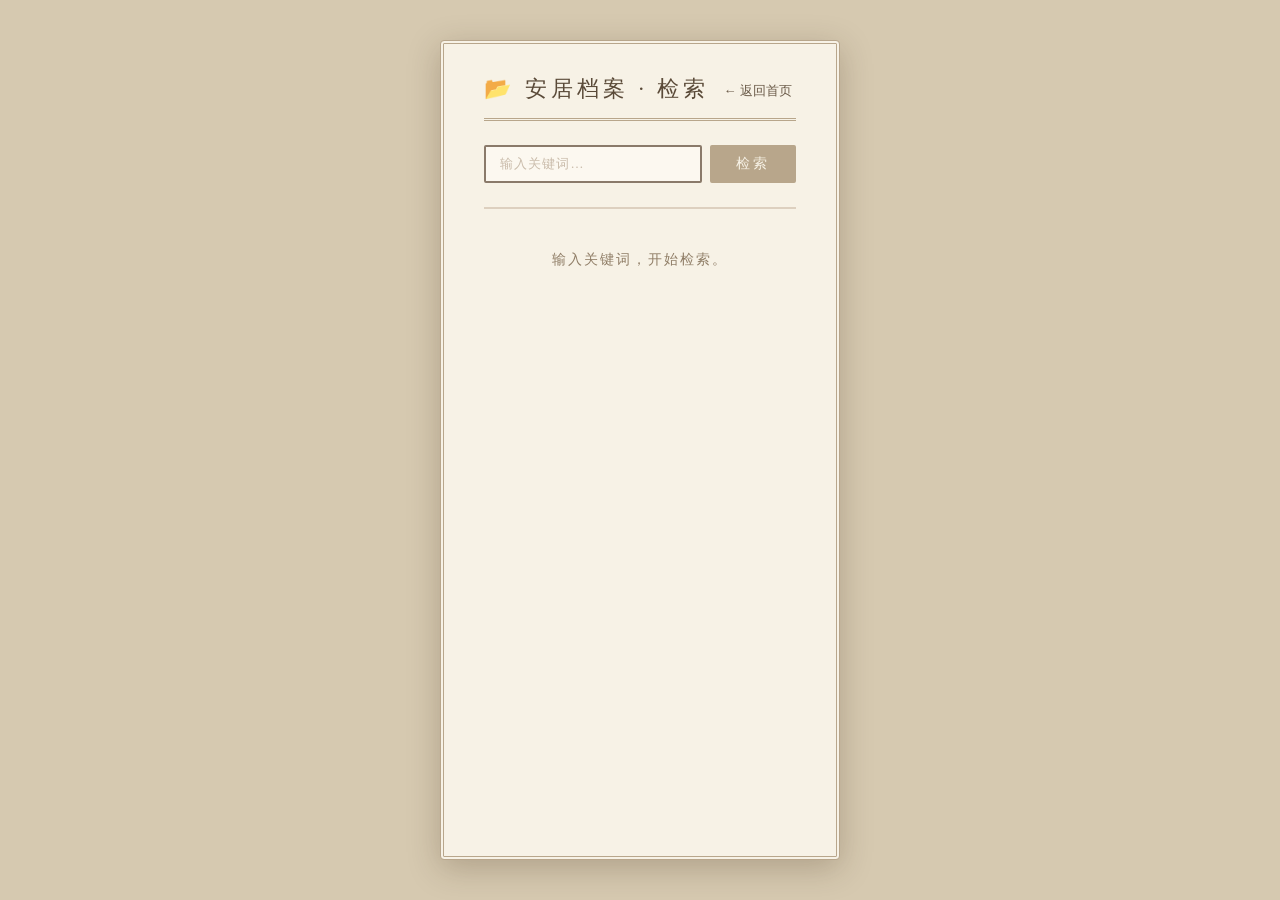
<file: search.html>
<!DOCTYPE html>
<html lang="zh-CN">
<head>
    <meta charset="UTF-8" />
    <meta name="viewport" content="width=device-width, initial-scale=1.0" />
    <title>搜索 · 安居档案</title>
    <link rel="stylesheet" href="style.css" />
    <style>
        .search-wrapper {
            max-width: 720px;
            margin: 0 auto;
            padding: 30px 40px;
            background: #f7f2e6;
            border: 4px double #b8a68b;
            border-radius: 4px;
            box-shadow: 0 8px 32px rgba(60, 40, 20, 0.25);
            min-height: 70vh;
            font-family: "SimSun", "宋体", serif;
        }

        .search-header {
            border-bottom: 3px double #b8a68b;
            padding-bottom: 14px;
            margin-bottom: 24px;
            display: flex;
            justify-content: space-between;
            align-items: flex-end;
            flex-wrap: wrap;
            gap: 10px;
        }

        .search-header h1 {
            font-size: 22px;
            font-weight: normal;
            color: #5a4a38;
            letter-spacing: 4px;
        }

        .search-header a {
            color: #6a5a48;
            text-decoration: none;
            font-size: 13px;
            border-bottom: 2px solid transparent;
            transition: border-color 0.2s;
            padding: 2px 4px;
        }

        .search-header a:hover {
            border-bottom-color: #b8a68b;
        }

        .search-box {
            display: flex;
            gap: 8px;
            margin-bottom: 24px;
        }

        .search-box input {
            flex: 1;
            padding: 8px 14px;
            font-size: 14px;
            font-family: "SimSun", "宋体", serif;
            border: 2px solid #c9bbaa;
            background: #fcf8f0;
            color: #3d3228;
            outline: none;
            border-radius: 2px;
            transition: border-color 0.2s;
        }

        .search-box input:focus {
            border-color: #8a7a6a;
        }

        .search-box input::placeholder {
            color: #c9bbaa;
            font-size: 13px;
            letter-spacing: 1px;
        }

        .search-box button {
            padding: 8px 24px;
            font-size: 14px;
            font-family: "SimSun", "宋体", serif;
            background: #b8a68b;
            color: #f7f2e6;
            border: 2px solid #b8a68b;
            border-radius: 2px;
            cursor: pointer;
            transition: background 0.2s, border-color 0.2s;
            letter-spacing: 3px;
        }

        .search-box button:hover {
            background: #8f7d66;
            border-color: #8f7d66;
        }

        .result-area {
            border-top: 2px solid #ddd0bf;
            padding-top: 18px;
            min-height: 120px;
        }

        .result-area .no-result {
            color: #8f7d66;
            text-align: center;
            padding: 24px 0;
            font-size: 14px;
            letter-spacing: 2px;
        }

        .result-item {
            padding: 10px 14px;
            border-bottom: 1px solid #e6ddcf;
            font-size: 14px;
            color: #4a3d30;
            line-height: 1.8;
        }

        .result-item:last-child {
            border-bottom: none;
        }

        .result-item .source {
            color: #8f7d66;
            font-size: 12px;
            letter-spacing: 1px;
        }

        .result-item .title {
            font-weight: bold;
            color: #3d3228;
        }

        .result-item a {
            color: #8a3a2a;
            text-decoration: none;
            border-bottom: 1px dashed #c9a090;
            transition: color 0.2s, border-color 0.2s;
        }

        .result-item a:hover {
            color: #5a2018;
            border-bottom-color: #5a2018;
        }

        @media (max-width: 640px) {
            .search-wrapper {
                padding: 20px 16px;
                margin: 10px;
            }
            .search-header h1 {
                font-size: 18px;
            }
            .search-box {
                flex-direction: column;
            }
            .search-box button {
                padding: 8px;
                width: 100%;
            }
        }
    </style>
</head>
<body>
    <div class="search-wrapper">
        <div class="search-header">
            <h1>📂 安居档案 · 检索</h1>
            <a href="index.html">← 返回首页</a>
        </div>

        <div class="search-box">
            <input type="text" id="searchInput" placeholder="输入关键词…" onkeydown="if(event.key==='Enter') doSearch()" />
            <button onclick="doSearch()">检索</button>
        </div>

        <div class="result-area" id="resultArea">
            <div class="no-result">输入关键词，开始检索。</div>
        </div>
    </div>

    <script>
        // 搜索数据库
        // private: true 表示该条目仅在苏晚的搜索记录中可见，全局搜索不可查
const searchDB = [
    // === 公开内容（全局可搜） ===
    { keywords: ['张伟', '店长', '安居中介老板'], source: '安居中介', title: '关于我们·员工合影', link: 'index.html?modal=about', private: false },
    { keywords: ['302', '302室', '永宁路18号302'], source: '安居中介', title: '永宁路18号·302室', link: 'index.html', private: false },
    { keywords: ['永宁路18号', '18号', '永宁路'], source: '本地论坛', title: '老楼年年出事，有没有人管？', link: 'forum.html', private: false },
    // 2005年坠楼
    { keywords: ['坠楼', '2005', '张秀兰', '502室'], source: '江陵县档案馆', title: '2005年·502室坠楼记录', link: 'archive.html', private: false },
    // 2012年死亡
    { keywords: ['2012', '203室', '王海'], source: '本地论坛', title: '203室租客死亡事件（2012年）', link: 'forum.html', private: false },
    // 2019年死亡
    { keywords: ['2019', '赵明礼', '401室'], source: '本地论坛', title: '401室老爷子去世（2019年）', link: 'forum.html', private: false },
    { keywords: ['陈永宁', '永宁'], source: '江陵县新闻', title: '陈永宁失踪事件（1998-2005）', link: 'news.html', private: false },
    { keywords: ['陈建国', '开发商', '父亲'], source: '江陵县新闻', title: '开发商陈建国的寻人启事', link: 'news.html', private: false },
    { keywords: ['1998', '失踪', '工地', '施工'], source: '江陵县新闻', title: '1998年工地失踪事件', link: 'news.html', private: false },

    // === 私密内容（全局搜索不可查） ===
    { keywords: ['苏晚', '小晚', '实习生'], source: '前租客博客', title: '302室住户记录', link: 'blog.html', private: true },
    { keywords: ['李秀芬', '陈永宁母亲', '母亲'], source: '302室镜像', title: '镜子背后的署名', link: 'blog.html', private: true },
    { keywords: ['镜子', '风水', '禁忌', '镜子后面'], source: '前租客博客', title: '302室的镜子与墙上的字', link: 'blog.html', private: true },
    { keywords: ['诅咒', '红笔', '文字'], source: '前租客博客', title: '镜子后面的诅咒文字', link: 'blog.html', private: true },
    { keywords: ['日记', '苏晚日记'], source: '苏晚的搜索记录', title: '苏晚的浏览器历史', link: 'history.html', private: true },
    { keywords: ['钥匙', '铜钥匙'], source: '苏晚的搜索记录', title: '铜钥匙与匿名快递', link: 'history.html', private: true },
    { keywords: ['密码', '看房密码'], source: '安居中介', title: '在线看房密码', link: 'index.html', private: true },
];

        function doSearch() {
            const input = document.getElementById('searchInput');
            const area = document.getElementById('resultArea');
            const query = input.value.trim().toLowerCase();

            if (!query) {
                area.innerHTML = '<div class="no-result">请输入关键词。</div>';
                return;
            }

            const matched = [];
            for (const item of searchDB) {
                // 跳过私密条目
                if (item.private) continue;

                for (const kw of item.keywords) {
                    if (kw.toLowerCase().includes(query) || query.includes(kw.toLowerCase())) {
                        matched.push(item);
                        break;
                    }
                }
            }

            if (matched.length === 0) {
                area.innerHTML = `<div class="no-result">⚠️ 没有找到与“${input.value}”相关的线索。</div>`;
                return;
            }

            let html = '';
            for (const item of matched) {
                html += `
                    <div class="result-item">
                        <span class="source">${item.source}</span>
                        ——
                        <a href="${item.link}">${item.title}</a>
                    </div>
                `;
            }
            area.innerHTML = html;
        }

        document.getElementById('searchInput').addEventListener('keydown', function(e) {
            if (e.key === 'Enter') doSearch();
        });

        document.getElementById('searchInput').focus();
    </script>
</body>
</html>
</file>
<file: style.css>
/* ===== 全局重置 ===== */
* {
    margin: 0;
    padding: 0;
    box-sizing: border-box;
}

body {
    background: #d6c9b0;
    font-family: "SimSun", "宋体", "Times New Roman", serif;
    display: flex;
    justify-content: center;
    padding: 40px 20px;
    min-height: 100vh;
}

.site-wrapper {
    max-width: 880px;
    width: 100%;
    background: #f7f2e6;
    background-image:
        radial-gradient(ellipse at 30% 20%, rgba(200, 180, 150, 0.08) 0%, transparent 60%),
        radial-gradient(ellipse at 70% 80%, rgba(180, 160, 130, 0.06) 0%, transparent 50%);
    border: 4px double #b8a68b;
    border-radius: 4px;
    padding: 36px 42px 28px;
    box-shadow: 0 8px 32px rgba(60, 40, 20, 0.25), inset 0 1px 0 rgba(255, 248, 235, 0.6);
    position: relative;
}

.site-wrapper::before {
    content: "";
    position: absolute;
    top: 0;
    left: 0;
    right: 0;
    bottom: 0;
    background-image: repeating-linear-gradient(0deg, transparent, transparent 2px, rgba(180, 160, 130, 0.03) 2px, rgba(180, 160, 130, 0.03) 4px);
    pointer-events: none;
    border-radius: 4px;
}

.header {
    border-bottom: 3px double #b8a68b;
    padding-bottom: 16px;
    margin-bottom: 24px;
    text-align: center;
}

.header h1 {
    font-size: 32px;
    font-weight: normal;
    color: #5a4a38;
    letter-spacing: 8px;
    text-shadow: 0 1px 0 #ede6d8;
}

.header .sub {
    font-size: 14px;
    color: #8f7d66;
    letter-spacing: 4px;
    margin-top: 4px;
}

.header .divider {
    display: block;
    width: 60px;
    height: 2px;
    background: #c9bbaa;
    margin: 10px auto 0;
}

.nav {
    display: flex;
    justify-content: center;
    gap: 32px;
    font-size: 15px;
    padding: 10px 0 14px;
    border-bottom: 1px solid #ddd0bf;
    margin-bottom: 22px;
    flex-wrap: wrap;
}

.nav a {
    color: #6a5a48;
    text-decoration: none;
    padding: 2px 8px;
    border-bottom: 2px solid transparent;
    cursor: pointer;
    transition: border-color 0.2s, color 0.2s;
    letter-spacing: 1px;
}

.nav a:hover {
    border-bottom-color: #b8a68b;
    color: #3d3228;
}
.nav .active {
    border-bottom-color: #b8a68b;
    color: #3d3228;
    font-weight: bold;
}

.welcome {
    font-size: 14px;
    color: #5a4a38;
    line-height: 1.9;
    margin-bottom: 24px;
    padding: 12px 18px;
    background: rgba(200, 185, 165, 0.2);
    border-left: 4px solid #c9bbaa;
}

.section-title {
    font-size: 18px;
    color: #5a4a38;
    font-weight: normal;
    letter-spacing: 3px;
    margin-bottom: 14px;
}

.property-table {
    width: 100%;
    border-collapse: collapse;
    font-size: 14px;
    margin-bottom: 28px;
}

.property-table th {
    background: #e6ddcf;
    color: #4a3d30;
    font-weight: normal;
    padding: 10px 8px;
    border: 1px solid #c9bbaa;
    letter-spacing: 2px;
    font-size: 13px;
}

.property-table td {
    padding: 10px 8px;
    border: 1px solid #d6c9b8;
    color: #4a3d30;
    background: #fcf8f0;
}

.property-table tr:hover td {
    background: #f5efe6;
}

.highlight-row td {
    background: #f5ede2 !important;
    border-color: #b8a68b;
}

.highlight-row .prop-link {
    color: #8a3a2a;
    font-weight: bold;
    text-decoration: none;
    border-bottom: 2px solid #c9a090;
    cursor: pointer;
    transition: color 0.2s;
}

.highlight-row .prop-link:hover {
    color: #5a2018;
}

.status-badge {
    display: inline-block;
    background: #8a3a2a;
    color: #f7f2e6;
    font-size: 11px;
    padding: 2px 10px;
    letter-spacing: 1px;
    border-radius: 2px;
}

.status-sold {
    background: #7a8a7a;
}

.footer {
    border-top: 2px solid #ddd0bf;
    padding-top: 18px;
    margin-top: 6px;
    font-size: 13px;
    color: #8f7d66;
    text-align: center;
    letter-spacing: 1px;
}

.footer .update {
    color: #aa9a88;
    font-size: 12px;
}

.footer .whisper {
    display: block;
    font-size: 11px;
    color: #c9bbaa;
    margin-top: 6px;
    letter-spacing: 2px;
}

/* 模态框 */
.modal-overlay {
    display: none;
    position: fixed;
    top: 0;
    left: 0;
    width: 100%;
    height: 100%;
    background: rgba(30, 22, 16, 0.75);
    backdrop-filter: blur(4px);
    z-index: 1000;
    justify-content: center;
    align-items: center;
    padding: 24px;
    animation: fadeIn 0.35s ease;
}

.modal-overlay.active {
    display: flex;
}

@keyframes fadeIn {
    0% { opacity: 0; transform: scale(0.96); }
    100% { opacity: 1; transform: scale(1); }
}

.modal-box {
    background: #f7f2e6;
    max-width: 600px;
    width: 100%;
    max-height: 90vh;
    overflow-y: auto;
    padding: 32px 36px;
    border: 4px double #b8a68b;
    border-radius: 4px;
    box-shadow: 0 20px 60px rgba(0, 0, 0, 0.5);
    position: relative;
}

.modal-box .close-btn {
    position: absolute;
    top: 12px;
    right: 18px;
    font-size: 24px;
    color: #8f7d66;
    cursor: pointer;
    background: none;
    border: none;
    line-height: 1;
}

.modal-box .close-btn:hover {
    color: #4a3d30;
}

.modal-box h2 {
    font-size: 20px;
    font-weight: normal;
    color: #5a4a38;
    letter-spacing: 3px;
    border-bottom: 2px solid #ddd0bf;
    padding-bottom: 12px;
    margin-bottom: 18px;
}

.modal-box p, .modal-box li {
    font-size: 14px;
    line-height: 1.9;
    color: #4a3d30;
}

.photo-placeholder, .team-photo {
    width: 100%;
    aspect-ratio: 16 / 10;
    background: #2c241c;
    border-radius: 2px;
    margin: 14px 0 16px;
    border: 1px solid #b8a68b;
    overflow: hidden;
}

.photo-placeholder img, .team-photo img {
    width: 100%;
    height: 100%;
    object-fit: cover;
    display: block;
}

.photo-caption {
    font-size: 12px;
    color: #8f7d66;
    text-align: right;
    margin-top: -10px;
    margin-bottom: 14px;
    letter-spacing: 1px;
}

.detail-meta {
    font-size: 13px;
    color: #6a5a48;
    line-height: 2;
    background: rgba(200, 185, 165, 0.15);
    padding: 10px 14px;
    border-left: 3px solid #c9bbaa;
    margin: 10px 0 14px;
}

.detail-meta strong {
    color: #4a3d30;
}

.detail-footer {
    font-size: 12px;
    color: #aa9a88;
    margin-top: 14px;
    border-top: 1px solid #ddd0bf;
    padding-top: 12px;
    text-align: right;
}

.team-caption {
    font-size: 13px;
    color: #5a4a38;
    text-align: center;
    line-height: 1.8;
}

.team-caption .hint {
    color: #8f7d66;
    font-size: 12px;
}

.contact-info {
    font-size: 14px;
    color: #4a3d30;
    line-height: 2.2;
    margin-bottom: 16px;
}

.contact-info .phone {
    color: #6a3a2a;
    font-weight: bold;
    letter-spacing: 1px;
}

.password-section {
    border-top: 2px solid #ddd0bf;
    padding-top: 18px;
    margin-top: 6px;
}

.password-section label {
    font-size: 14px;
    color: #4a3d30;
    display: block;
    margin-bottom: 8px;
    letter-spacing: 1px;
}

.password-input-group {
    display: flex;
    gap: 10px;
    align-items: center;
    flex-wrap: wrap;
}

.password-input-group input {
    flex: 1;
    min-width: 120px;
    padding: 8px 14px;
    font-size: 14px;
    font-family: "SimSun", "宋体", serif;
    border: 2px solid #c9bbaa;
    background: #fcf8f0;
    color: #3d3228;
    outline: none;
    border-radius: 2px;
}

.password-input-group input:focus {
    border-color: #8f7d66;
}

.password-input-group button {
    padding: 8px 24px;
    font-size: 14px;
    font-family: "SimSun", "宋体", serif;
    background: #b8a68b;
    color: #f7f2e6;
    border: none;
    border-radius: 2px;
    cursor: pointer;
    transition: background 0.2s;
    letter-spacing: 2px;
}

.password-input-group button:hover {
    background: #8f7d66;
}

.password-result {
    margin-top: 12px;
    font-size: 14px;
    color: #6a3a2a;
    min-height: 24px;
}

.password-result.error {
    color: #8a3a2a;
}
.password-result.success {
    color: #3a6a3a;
}

@media (max-width: 640px) {
    .site-wrapper { padding: 20px 16px; }
    .header h1 { font-size: 24px; letter-spacing: 4px; }
    .nav { gap: 14px; font-size: 13px; }
    .property-table { font-size: 12px; }
    .property-table th, .property-table td { padding: 6px 4px; }
    .modal-box { padding: 22px 18px; }
    .modal-box h2 { font-size: 18px; }
    .password-input-group { flex-direction: column; align-items: stretch; }
    .password-input-group button { padding: 10px; }
}

.modal-box::-webkit-scrollbar { width: 6px; }
.modal-box::-webkit-scrollbar-track { background: #e6ddcf; }
.modal-box::-webkit-scrollbar-thumb { background: #b8a68b; border-radius: 4px; }

/* ===== 隐藏聊天触发器 ===== */
.chat-trigger {
    color: #d6c9b0;
    font-size: 14px;
    letter-spacing: 6px;
    cursor: pointer;
    user-select: none;
    transition: color 0.2s;
    display: block;
    margin-top: 4px;
    font-family: "SimSun", "宋体", serif;
}

.chat-trigger:hover {
    color: #8a7a6a;
}

/* ===== 聊天窗口 ===== */
.chat-window {
    position: fixed;
    bottom: 20px;
    right: 20px;
    width: 380px;
    max-width: calc(100vw - 40px);
    max-height: 480px;
    background: #1e1612;
    border: 2px solid #4a3d30;
    border-radius: 6px;
    box-shadow: 0 8px 40px rgba(0, 0, 0, 0.7);
    z-index: 9999;
    display: none;
    flex-direction: column;
    font-family: "SimSun", "宋体", serif;
    overflow: hidden;
}

.chat-window.open {
    display: flex;
    animation: chatIn 0.3s ease;
}

@keyframes chatIn {
    0% { opacity: 0; transform: translateY(10px) scale(0.96); }
    100% { opacity: 1; transform: translateY(0) scale(1); }
}

.chat-window .chat-header {
    background: #2c241c;
    padding: 10px 16px;
    border-bottom: 1px solid #3d3228;
    display: flex;
    justify-content: space-between;
    align-items: center;
    flex-shrink: 0;
}

.chat-window .chat-header .title {
    color: #8a7a6a;
    font-size: 13px;
    letter-spacing: 2px;
}

.chat-window .chat-header .close-btn {
    background: none;
    border: none;
    color: #6a5a48;
    font-size: 18px;
    cursor: pointer;
    transition: color 0.2s;
    padding: 0 4px;
}

.chat-window .chat-header .close-btn:hover {
    color: #f7f2e6;
}

.chat-window .chat-body {
    flex: 1;
    padding: 12px 16px;
    overflow-y: auto;
    max-height: 340px;
    min-height: 120px;
    background: #1a1410;
}

.chat-window .chat-body .msg {
    font-size: 13px;
    line-height: 1.8;
    color: #d6c9b8;
    margin-bottom: 6px;
    padding: 4px 8px;
    border-left: 2px solid transparent;
    word-wrap: break-word;
}

.chat-window .chat-body .msg.system {
    color: #8a7a6a;
    font-size: 12px;
    border-left-color: #4a3d30;
}

.chat-window .chat-body .msg.npc {
    color: #c9a090;
    border-left-color: #6a3a2a;
}

.chat-window .chat-body .msg.user {
    color: #d6c9b8;
    border-left-color: #6a5a48;
    text-align: right;
}

.chat-window .chat-body .msg .highlight {
    color: #c9a090;
}

.chat-window .chat-input-area {
    display: flex;
    padding: 8px 12px 10px;
    border-top: 1px solid #3d3228;
    background: #1a1410;
    flex-shrink: 0;
    gap: 6px;
}

.chat-window .chat-input-area input {
    flex: 1;
    padding: 6px 12px;
    font-size: 13px;
    font-family: "SimSun", "宋体", serif;
    background: #2c241c;
    border: 1px solid #4a3d30;
    border-radius: 2px;
    color: #d6c9b8;
    outline: none;
    transition: border-color 0.2s;
}

.chat-window .chat-input-area input:focus {
    border-color: #6a5a48;
}

.chat-window .chat-input-area input::placeholder {
    color: #4a3d30;
}

.chat-window .chat-input-area button {
    padding: 6px 16px;
    font-size: 13px;
    font-family: "SimSun", "宋体", serif;
    background: #3d3228;
    border: 1px solid #4a3d30;
    border-radius: 2px;
    color: #8a7a6a;
    cursor: pointer;
    transition: background 0.2s, color 0.2s;
}

.chat-window .chat-input-area button:hover {
    background: #4a3d30;
    color: #d6c9b8;
}

@media (max-width: 640px) {
    .chat-window {
        right: 10px;
        bottom: 10px;
        width: calc(100vw - 20px);
        max-height: 70vh;
    }
    .chat-window .chat-body {
        max-height: 50vh;
        min-height: 100px;
    }
}
</file>
